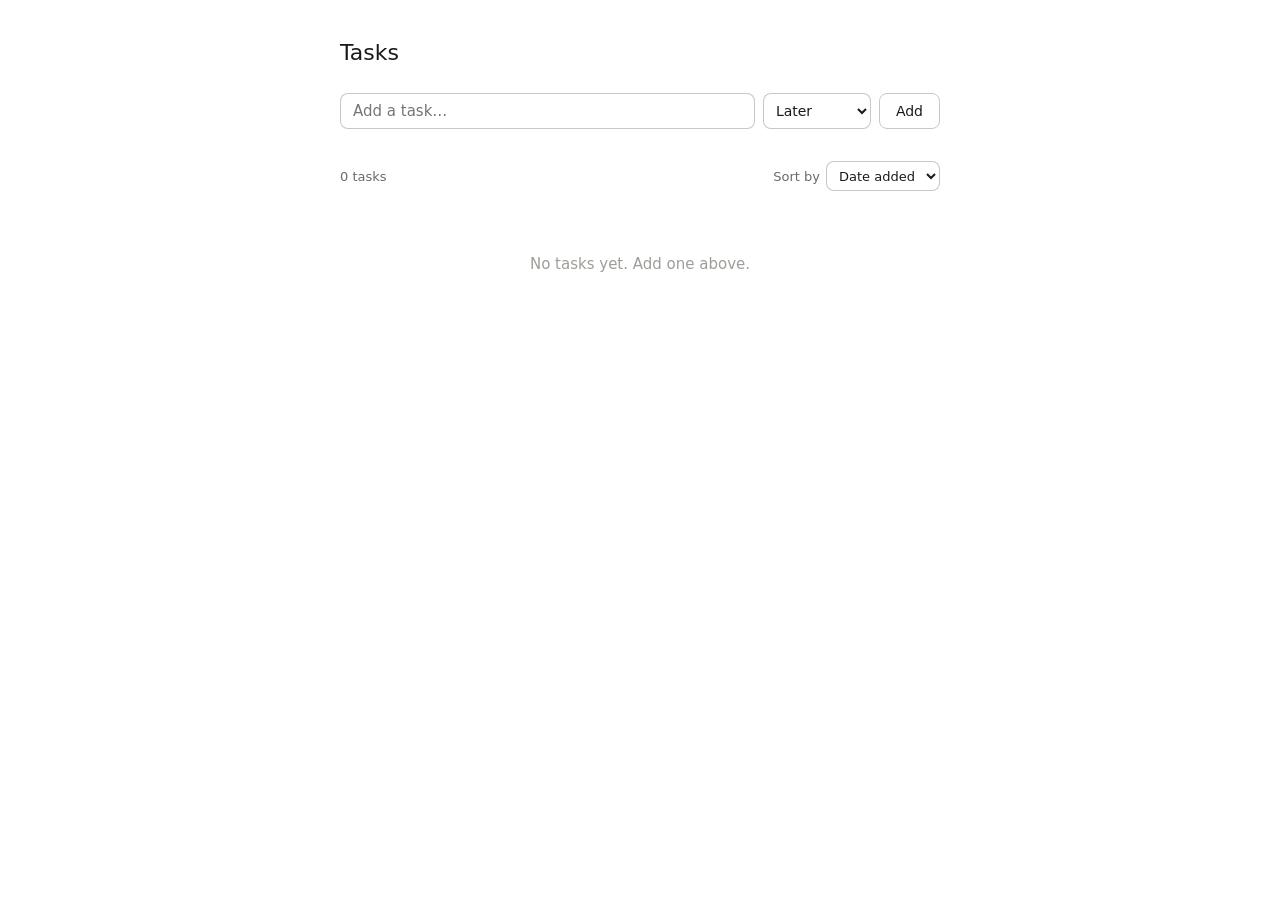
<file: claude-chat-using-frontend-a11y/index.html>
<!DOCTYPE html>
<html lang="en">
<head>
  <meta charset="UTF-8" />
  <meta name="viewport" content="width=device-width, initial-scale=1.0" />
  <title>Tasks</title>
  <style>
    *, *::before, *::after { box-sizing: border-box; margin: 0; padding: 0; }

    :root {
      --color-bg: #ffffff;
      --color-bg-secondary: #f5f4f0;
      --color-text-primary: #1a1a18;
      --color-text-secondary: #6b6a66;
      --color-text-tertiary: #9e9d99;
      --color-border-tertiary: rgba(0,0,0,0.12);
      --color-border-secondary: rgba(0,0,0,0.22);
      --color-border-primary: rgba(0,0,0,0.36);
      --radius-md: 8px;
      --radius-lg: 12px;
      --font-sans: system-ui, -apple-system, sans-serif;
    }

    @media (prefers-color-scheme: dark) {
      :root {
        --color-bg: #1c1c1a;
        --color-bg-secondary: #252523;
        --color-text-primary: #e8e6df;
        --color-text-secondary: #9e9d99;
        --color-text-tertiary: #6b6a66;
        --color-border-tertiary: rgba(255,255,255,0.10);
        --color-border-secondary: rgba(255,255,255,0.20);
        --color-border-primary: rgba(255,255,255,0.32);
      }
    }

    body {
      font-family: var(--font-sans);
      background: var(--color-bg);
      color: var(--color-text-primary);
      min-height: 100vh;
    }

    *:focus-visible {
      outline: 2px solid var(--color-border-primary);
      outline-offset: 2px;
    }

    .app {
      max-width: 640px;
      margin: 0 auto;
      padding: 2.5rem 1.25rem 4rem;
    }

    h1 {
      font-size: 22px;
      font-weight: 500;
      color: var(--color-text-primary);
      margin: 0 0 1.75rem;
    }

    .add-row {
      display: flex;
      gap: 8px;
      margin-bottom: 2rem;
    }

    .add-row input {
      flex: 1;
      height: 36px;
      padding: 0 12px;
      border: 0.5px solid var(--color-border-secondary);
      border-radius: var(--radius-md);
      background: var(--color-bg);
      color: var(--color-text-primary);
      font-size: 15px;
      font-family: var(--font-sans);
    }

    .add-row select,
    .controls select,
    .edit-select {
      height: 36px;
      padding: 0 8px;
      border: 0.5px solid var(--color-border-secondary);
      border-radius: var(--radius-md);
      background: var(--color-bg);
      color: var(--color-text-primary);
      font-size: 14px;
      font-family: var(--font-sans);
    }

    .add-row button {
      height: 36px;
      padding: 0 16px;
      border: 0.5px solid var(--color-border-secondary);
      border-radius: var(--radius-md);
      background: transparent;
      color: var(--color-text-primary);
      font-size: 14px;
      font-family: var(--font-sans);
      cursor: pointer;
      white-space: nowrap;
    }

    .add-row button:hover { background: var(--color-bg-secondary); }
    .add-row button:active { transform: scale(0.98); }

    .controls {
      display: flex;
      align-items: center;
      justify-content: space-between;
      margin-bottom: 1rem;
    }

    .controls label {
      font-size: 13px;
      color: var(--color-text-secondary);
      display: flex;
      align-items: center;
      gap: 6px;
    }

    .controls select { height: 30px; font-size: 13px; }

    .empty {
      text-align: center;
      padding: 3rem 1rem;
      color: var(--color-text-tertiary);
      font-size: 15px;
    }

    ol {
      list-style: none;
      display: flex;
      flex-direction: column;
      gap: 8px;
    }

    .todo-item {
      display: flex;
      align-items: center;
      gap: 10px;
      background: var(--color-bg);
      border: 0.5px solid var(--color-border-tertiary);
      border-radius: var(--radius-lg);
      padding: 12px 14px;
    }

    .todo-item:hover { border-color: var(--color-border-secondary); }

    .badge {
      flex-shrink: 0;
      font-size: 11px;
      font-weight: 500;
      padding: 3px 8px;
      border-radius: 99px;
      white-space: nowrap;
    }

    .badge-now  { background: #FAECE7; color: #993C1D; }
    .badge-week { background: #FAEEDA; color: #854F0B; }
    .badge-later{ background: #EAF3DE; color: #3B6D11; }

    @media (prefers-color-scheme: dark) {
      .badge-now  { background: #4A1B0C; color: #F0997B; }
      .badge-week { background: #412402; color: #EF9F27; }
      .badge-later{ background: #173404; color: #97C459; }
    }

    .todo-text {
      flex: 1;
      font-size: 15px;
      color: var(--color-text-primary);
      line-height: 1.4;
      word-break: break-word;
    }

    .edit-input {
      flex: 1;
      font-size: 15px;
      font-family: var(--font-sans);
      color: var(--color-text-primary);
      background: var(--color-bg-secondary);
      border: 0.5px solid var(--color-border-primary);
      border-radius: var(--radius-md);
      padding: 4px 8px;
      height: 32px;
    }

    .edit-select { height: 32px; font-size: 13px; }

    .icon-btn {
      flex-shrink: 0;
      width: 30px;
      height: 30px;
      border-radius: var(--radius-md);
      border: 0.5px solid var(--color-border-tertiary);
      background: transparent;
      cursor: pointer;
      display: flex;
      align-items: center;
      justify-content: center;
      color: var(--color-text-secondary);
    }

    .icon-btn:hover {
      background: var(--color-bg-secondary);
      border-color: var(--color-border-secondary);
      color: var(--color-text-primary);
    }

    .icon-btn:active { transform: scale(0.96); }

    .icon-btn.danger:hover { background: #FCEBEB; color: #A32D2D; border-color: #F09595; }

    @media (prefers-color-scheme: dark) {
      .icon-btn.danger:hover { background: #501313; color: #F09595; border-color: #A32D2D; }
    }

    .sr-only {
      position: absolute;
      width: 1px;
      height: 1px;
      overflow: hidden;
      clip: rect(0,0,0,0);
      white-space: nowrap;
    }
  </style>
</head>
<body>
  <main class="app">
    <h1>Tasks</h1>

    <div class="add-row">
      <label for="new-todo" class="sr-only">New task</label>
      <input type="text" id="new-todo" placeholder="Add a task…" autocomplete="off" />
      <select id="new-priority" aria-label="Priority">
        <option value="now">Now</option>
        <option value="week">This week</option>
        <option value="later" selected>Later</option>
      </select>
      <button type="button" id="add-btn">Add</button>
    </div>

    <div class="controls">
      <span id="task-count" style="font-size:13px;color:var(--color-text-secondary)">0 tasks</span>
      <label for="sort-select">Sort by
        <select id="sort-select">
          <option value="added">Date added</option>
          <option value="priority">Priority</option>
        </select>
      </label>
    </div>

    <div role="alert" id="live-region" class="sr-only"></div>

    <ol id="todo-list" aria-label="Task list"></ol>
    <p class="empty" id="empty-msg">No tasks yet. Add one above.</p>
  </main>

  <script>
    const PRIORITY_ORDER  = { now: 0, week: 1, later: 2 };
    const PRIORITY_LABELS = { now: 'Now', week: 'This week', later: 'Later' };
    const BADGE_CLASS     = { now: 'badge-now', week: 'badge-week', later: 'badge-later' };

    let todos    = [];
    let nextId   = 1;
    let editingId = null;

    const listEl      = document.getElementById('todo-list');
    const emptyMsg    = document.getElementById('empty-msg');
    const countEl     = document.getElementById('task-count');
    const liveRegion  = document.getElementById('live-region');
    const sortSelect  = document.getElementById('sort-select');
    const newInput    = document.getElementById('new-todo');
    const newPriority = document.getElementById('new-priority');

    function announce(msg) {
      liveRegion.textContent = '';
      setTimeout(() => { liveRegion.textContent = msg; }, 50);
    }

    function getSorted() {
      if (sortSelect.value === 'priority') {
        return [...todos].sort((a, b) => PRIORITY_ORDER[a.priority] - PRIORITY_ORDER[b.priority]);
      }
      return [...todos];
    }

    function render() {
      const sorted = getSorted();
      emptyMsg.hidden = todos.length > 0;
      countEl.textContent = todos.length === 1 ? '1 task' : `${todos.length} tasks`;
      listEl.innerHTML = '';

      sorted.forEach(todo => {
        const li = document.createElement('li');
        li.className = 'todo-item';
        li.dataset.id = todo.id;

        if (editingId === todo.id) {
          const inp = document.createElement('input');
          inp.type = 'text';
          inp.className = 'edit-input';
          inp.value = todo.text;
          inp.setAttribute('aria-label', 'Edit task text');

          const sel = document.createElement('select');
          sel.className = 'edit-select';
          sel.setAttribute('aria-label', 'Edit priority');
          ['now','week','later'].forEach(p => {
            const opt = document.createElement('option');
            opt.value = p;
            opt.textContent = PRIORITY_LABELS[p];
            if (p === todo.priority) opt.selected = true;
            sel.appendChild(opt);
          });

          const saveBtn = document.createElement('button');
          saveBtn.className = 'icon-btn';
          saveBtn.setAttribute('aria-label', 'Save task');
          saveBtn.innerHTML = `<svg width="14" height="14" viewBox="0 0 14 14" fill="none" stroke="currentColor" stroke-width="2" stroke-linecap="round" stroke-linejoin="round"><polyline points="2,7 5.5,10.5 12,3.5"/></svg>`;

          const cancelBtn = document.createElement('button');
          cancelBtn.className = 'icon-btn';
          cancelBtn.setAttribute('aria-label', 'Cancel editing');
          cancelBtn.innerHTML = `<svg width="14" height="14" viewBox="0 0 14 14" fill="none" stroke="currentColor" stroke-width="2" stroke-linecap="round"><line x1="2" y1="2" x2="12" y2="12"/><line x1="12" y1="2" x2="2" y2="12"/></svg>`;

          const save = () => {
            const val = inp.value.trim();
            if (!val) { inp.focus(); return; }
            const t = todos.find(x => x.id === todo.id);
            if (t) { t.text = val; t.priority = sel.value; }
            editingId = null;
            render();
            announce('Task updated.');
          };

          saveBtn.addEventListener('click', save);
          cancelBtn.addEventListener('click', () => { editingId = null; render(); });
          inp.addEventListener('keydown', e => {
            if (e.key === 'Enter') save();
            if (e.key === 'Escape') { editingId = null; render(); }
          });

          li.appendChild(inp);
          li.appendChild(sel);
          li.appendChild(saveBtn);
          li.appendChild(cancelBtn);
          setTimeout(() => inp.focus(), 0);
        } else {
          const badge = document.createElement('span');
          badge.className = `badge ${BADGE_CLASS[todo.priority]}`;
          badge.textContent = PRIORITY_LABELS[todo.priority];

          const span = document.createElement('span');
          span.className = 'todo-text';
          span.textContent = todo.text;

          const editBtn = document.createElement('button');
          editBtn.className = 'icon-btn';
          editBtn.setAttribute('aria-label', `Edit task: ${todo.text}`);
          editBtn.innerHTML = `<svg width="14" height="14" viewBox="0 0 14 14" fill="none" stroke="currentColor" stroke-width="2" stroke-linecap="round" stroke-linejoin="round"><path d="M9.5 2.5 L11.5 4.5 L5 11 L2 12 L3 9 Z"/></svg>`;
          editBtn.addEventListener('click', () => { editingId = todo.id; render(); });

          const delBtn = document.createElement('button');
          delBtn.className = 'icon-btn danger';
          delBtn.setAttribute('aria-label', `Delete task: ${todo.text}`);
          delBtn.innerHTML = `<svg width="14" height="14" viewBox="0 0 14 14" fill="none" stroke="currentColor" stroke-width="2" stroke-linecap="round"><polyline points="2,3.5 12,3.5"/><path d="M5.5,3.5 L5.5,2 L8.5,2 L8.5,3.5"/><path d="M3.5,3.5 L4,12 L10,12 L10.5,3.5"/></svg>`;
          delBtn.addEventListener('click', () => {
            const txt = todo.text;
            todos = todos.filter(x => x.id !== todo.id);
            if (editingId === todo.id) editingId = null;
            render();
            announce(`Deleted task: ${txt}`);
          });

          li.appendChild(badge);
          li.appendChild(span);
          li.appendChild(editBtn);
          li.appendChild(delBtn);
        }

        listEl.appendChild(li);
      });
    }

    document.getElementById('add-btn').addEventListener('click', () => {
      const text = newInput.value.trim();
      if (!text) { newInput.focus(); return; }
      todos.push({ id: nextId++, text, priority: newPriority.value });
      newInput.value = '';
      newInput.focus();
      render();
      announce(`Added task: ${text}`);
    });

    newInput.addEventListener('keydown', e => {
      if (e.key === 'Enter') document.getElementById('add-btn').click();
    });

    sortSelect.addEventListener('change', render);

    render();
  </script>
</body>
</html>
</file>
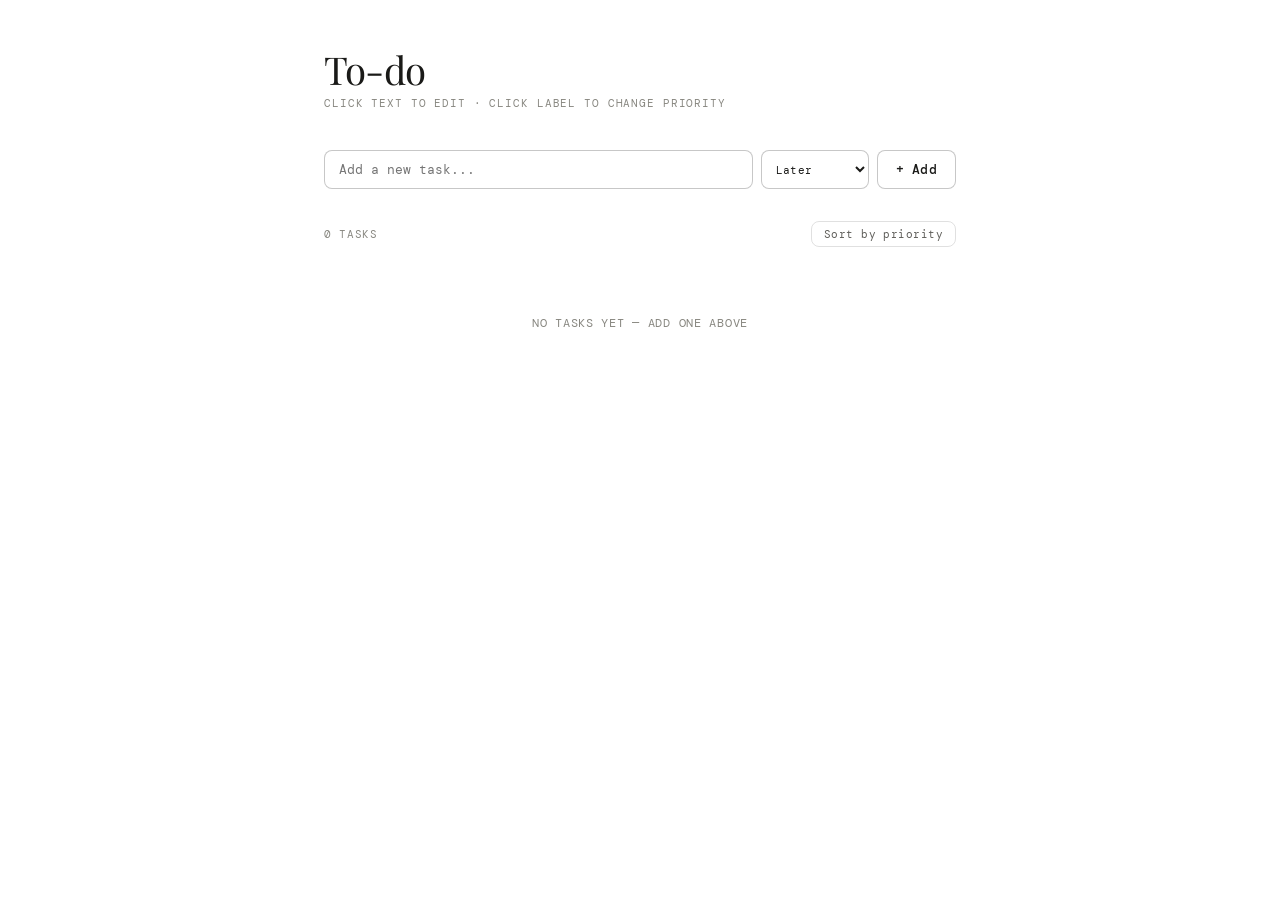
<file: claude-chat/index.html>
<!DOCTYPE html>
<html lang="en">
<head>
  <meta charset="UTF-8" />
  <meta name="viewport" content="width=device-width, initial-scale=1.0" />
  <title>To-do</title>
  <link rel="preconnect" href="https://fonts.googleapis.com" />
  <link rel="preconnect" href="https://fonts.gstatic.com" crossorigin />
  <link href="https://fonts.googleapis.com/css2?family=Playfair+Display:wght@400;500&family=DM+Mono:wght@400;500&display=swap" rel="stylesheet" />
  <style>
    *, *::before, *::after { box-sizing: border-box; margin: 0; padding: 0; }

    :root {
      --color-bg: #ffffff;
      --color-bg-secondary: #f5f4f1;
      --color-text-primary: #1a1a18;
      --color-text-secondary: #5f5e5a;
      --color-text-tertiary: #888780;
      --color-border-tertiary: rgba(0,0,0,0.12);
      --color-border-secondary: rgba(0,0,0,0.22);
      --color-border-primary: rgba(0,0,0,0.35);
      --radius-md: 8px;
      --radius-lg: 12px;
    }

    @media (prefers-color-scheme: dark) {
      :root {
        --color-bg: #1c1c1a;
        --color-bg-secondary: #252523;
        --color-text-primary: #f0ede6;
        --color-text-secondary: #b4b2a9;
        --color-text-tertiary: #888780;
        --color-border-tertiary: rgba(255,255,255,0.1);
        --color-border-secondary: rgba(255,255,255,0.18);
        --color-border-primary: rgba(255,255,255,0.28);
      }
    }

    body {
      font-family: 'DM Mono', monospace;
      background: var(--color-bg);
      color: var(--color-text-primary);
      min-height: 100vh;
    }

    .app {
      max-width: 680px;
      margin: 0 auto;
      padding: 3rem 1.5rem 5rem;
    }

    .header { margin-bottom: 2.5rem; }

    .header h1 {
      font-family: 'Playfair Display', serif;
      font-size: 2.4rem;
      font-weight: 400;
      color: var(--color-text-primary);
      letter-spacing: -0.02em;
      line-height: 1.1;
    }

    .header p {
      font-size: 11px;
      color: var(--color-text-tertiary);
      margin-top: 6px;
      letter-spacing: 0.08em;
      text-transform: uppercase;
    }

    .add-row {
      display: flex;
      gap: 8px;
      margin-bottom: 2rem;
      align-items: stretch;
    }

    .add-row input[type="text"] {
      flex: 1;
      font-family: 'DM Mono', monospace;
      font-size: 13px;
      padding: 10px 14px;
      border: 0.5px solid var(--color-border-secondary);
      border-radius: var(--radius-md);
      background: var(--color-bg);
      color: var(--color-text-primary);
      outline: none;
      transition: border-color 0.15s, box-shadow 0.15s;
    }

    .add-row input[type="text"]:focus {
      border-color: var(--color-border-primary);
      box-shadow: 0 0 0 3px rgba(128,128,128,0.1);
    }

    .add-row select {
      font-family: 'DM Mono', monospace;
      font-size: 11px;
      padding: 10px 10px;
      border: 0.5px solid var(--color-border-secondary);
      border-radius: var(--radius-md);
      background: var(--color-bg);
      color: var(--color-text-primary);
      cursor: pointer;
      letter-spacing: 0.03em;
    }

    .btn-add {
      font-family: 'DM Mono', monospace;
      font-size: 13px;
      font-weight: 500;
      padding: 10px 18px;
      border: 0.5px solid var(--color-border-secondary);
      border-radius: var(--radius-md);
      background: var(--color-bg);
      color: var(--color-text-primary);
      cursor: pointer;
      white-space: nowrap;
      transition: background 0.12s;
      letter-spacing: 0.02em;
    }

    .btn-add:hover { background: var(--color-bg-secondary); }
    .btn-add:active { transform: scale(0.98); }

    .controls {
      display: flex;
      align-items: center;
      justify-content: space-between;
      margin-bottom: 1.25rem;
    }

    .count {
      font-size: 11px;
      color: var(--color-text-tertiary);
      letter-spacing: 0.06em;
      text-transform: uppercase;
    }

    .sort-btn {
      font-family: 'DM Mono', monospace;
      font-size: 11px;
      padding: 5px 12px;
      border: 0.5px solid var(--color-border-tertiary);
      border-radius: var(--radius-md);
      background: transparent;
      color: var(--color-text-secondary);
      cursor: pointer;
      letter-spacing: 0.04em;
      transition: all 0.12s;
    }

    .sort-btn.active {
      border-color: var(--color-border-primary);
      color: var(--color-text-primary);
      background: var(--color-bg-secondary);
    }

    .sort-btn:hover { background: var(--color-bg-secondary); }

    .todo-list {
      display: flex;
      flex-direction: column;
      gap: 2px;
    }

    .todo-item {
      display: flex;
      align-items: center;
      gap: 10px;
      padding: 11px 14px;
      border: 0.5px solid var(--color-border-tertiary);
      border-radius: var(--radius-md);
      background: var(--color-bg);
      transition: border-color 0.12s;
      animation: slideIn 0.18s ease;
    }

    @keyframes slideIn {
      from { opacity: 0; transform: translateY(-6px); }
      to { opacity: 1; transform: translateY(0); }
    }

    .todo-item:hover { border-color: var(--color-border-secondary); }

    .todo-item.done { opacity: 0.45; }
    .todo-item.done .todo-text {
      text-decoration: line-through;
      color: var(--color-text-tertiary);
    }

    .check-btn {
      width: 18px;
      height: 18px;
      min-width: 18px;
      border-radius: 50%;
      border: 0.5px solid var(--color-border-secondary);
      background: transparent;
      cursor: pointer;
      display: flex;
      align-items: center;
      justify-content: center;
      transition: all 0.12s;
      padding: 0;
    }

    .check-btn:hover {
      border-color: var(--color-border-primary);
      background: var(--color-bg-secondary);
    }

    .check-btn.checked {
      background: var(--color-text-secondary);
      border-color: var(--color-text-secondary);
    }

    .check-btn.checked::after {
      content: '';
      width: 6px;
      height: 4px;
      border-left: 1.5px solid var(--color-bg);
      border-bottom: 1.5px solid var(--color-bg);
      transform: rotate(-45deg) translate(0px, -1px);
      display: block;
    }

    .priority-dot {
      width: 7px;
      height: 7px;
      min-width: 7px;
      border-radius: 50%;
    }

    .priority-dot.now  { background: #D85A30; }
    .priority-dot.week { background: #BA7517; }
    .priority-dot.later{ background: #888780; }

    .todo-text {
      flex: 1;
      font-size: 13px;
      color: var(--color-text-primary);
      line-height: 1.4;
      cursor: text;
      min-width: 0;
      word-break: break-word;
    }

    .todo-edit-input {
      flex: 1;
      font-family: 'DM Mono', monospace;
      font-size: 13px;
      color: var(--color-text-primary);
      background: transparent;
      border: none;
      border-bottom: 1px solid var(--color-border-primary);
      outline: none;
      padding: 0 0 1px;
      min-width: 0;
    }

    .priority-label {
      font-size: 10px;
      letter-spacing: 0.07em;
      text-transform: uppercase;
      font-weight: 500;
      padding: 3px 8px;
      border-radius: 20px;
      white-space: nowrap;
      cursor: pointer;
      user-select: none;
      transition: opacity 0.1s;
    }

    .priority-label:hover { opacity: 0.75; }

    .priority-label.now  { background: #FAECE7; color: #993C1D; }
    .priority-label.week { background: #FAEEDA; color: #854F0B; }
    .priority-label.later{ background: #F1EFE8; color: #5F5E5A; }

    @media (prefers-color-scheme: dark) {
      .priority-label.now  { background: #4A1B0C; color: #F0997B; }
      .priority-label.week { background: #412402; color: #EF9F27; }
      .priority-label.later{ background: #2C2C2A; color: #B4B2A9; }
    }

    .del-btn {
      background: transparent;
      border: none;
      cursor: pointer;
      color: var(--color-text-tertiary);
      font-size: 18px;
      line-height: 1;
      padding: 2px 4px;
      border-radius: 4px;
      opacity: 0;
      transition: opacity 0.12s, color 0.12s;
    }

    .todo-item:hover .del-btn { opacity: 1; }
    .del-btn:hover { color: #c0392b; }

    .empty {
      text-align: center;
      padding: 3rem 0;
      color: var(--color-text-tertiary);
      font-size: 12px;
      letter-spacing: 0.06em;
      text-transform: uppercase;
    }

    .section-label {
      font-size: 10px;
      letter-spacing: 0.1em;
      text-transform: uppercase;
      color: var(--color-text-tertiary);
      padding: 1.2rem 0 0.5rem;
      font-weight: 500;
    }

    .section-label:first-child { padding-top: 0; }
  </style>
</head>
<body>
  <div class="app">
    <div class="header">
      <h1>To-do</h1>
      <p>Click text to edit &middot; Click label to change priority</p>
    </div>

    <div class="add-row">
      <input type="text" id="newTodoInput" placeholder="Add a new task..." />
      <select id="newPriority">
        <option value="now">Now</option>
        <option value="week">This week</option>
        <option value="later" selected>Later</option>
      </select>
      <button class="btn-add" id="addBtn">+ Add</button>
    </div>

    <div class="controls">
      <span class="count" id="countLabel">0 tasks</span>
      <button class="sort-btn" id="sortBtn">Sort by priority</button>
    </div>

    <div class="todo-list" id="todoList"></div>
  </div>

  <script>
    let todos = [];
    let nextId = 1;
    let sortByPriority = false;
    let editingId = null;

    const priorityOrder = { now: 0, week: 1, later: 2 };
    const priorityLabels = { now: 'Now', week: 'This week', later: 'Later' };

    function render() {
      const list = document.getElementById('todoList');
      const countLabel = document.getElementById('countLabel');
      const sortBtn = document.getElementById('sortBtn');

      sortBtn.classList.toggle('active', sortByPriority);

      const total = todos.length;
      const doneCount = todos.filter(t => t.done).length;
      countLabel.textContent = total === 0
        ? '0 tasks'
        : `${total} task${total !== 1 ? 's' : ''}${doneCount > 0 ? ` · ${doneCount} done` : ''}`;

      list.innerHTML = '';

      if (todos.length === 0) {
        list.innerHTML = '<div class="empty">No tasks yet — add one above</div>';
        return;
      }

      if (sortByPriority) {
        const groups = { now: [], week: [], later: [] };
        todos.forEach(t => groups[t.priority].push(t));
        ['now', 'week', 'later'].forEach(p => {
          if (groups[p].length === 0) return;
          const lbl = document.createElement('div');
          lbl.className = 'section-label';
          lbl.textContent = priorityLabels[p];
          list.appendChild(lbl);
          groups[p].forEach(t => list.appendChild(buildItem(t)));
        });
      } else {
        todos.forEach(t => list.appendChild(buildItem(t)));
      }
    }

    function buildItem(todo) {
      const item = document.createElement('div');
      item.className = 'todo-item' + (todo.done ? ' done' : '');
      item.dataset.id = todo.id;

      const check = document.createElement('button');
      check.className = 'check-btn' + (todo.done ? ' checked' : '');
      check.title = todo.done ? 'Mark undone' : 'Mark done';
      check.addEventListener('click', () => toggleDone(todo.id));

      const dot = document.createElement('div');
      dot.className = `priority-dot ${todo.priority}`;

      let textEl;
      if (editingId === todo.id) {
        textEl = document.createElement('input');
        textEl.type = 'text';
        textEl.className = 'todo-edit-input';
        textEl.value = todo.text;
        textEl.addEventListener('blur', () => finishEdit(todo.id, textEl.value));
        textEl.addEventListener('keydown', e => {
          if (e.key === 'Enter') textEl.blur();
          if (e.key === 'Escape') { editingId = null; render(); }
        });
        setTimeout(() => textEl.focus(), 0);
      } else {
        textEl = document.createElement('span');
        textEl.className = 'todo-text';
        textEl.textContent = todo.text;
        textEl.title = 'Click to edit';
        textEl.addEventListener('click', () => startEdit(todo.id));
      }

      const priorityEl = document.createElement('span');
      priorityEl.className = `priority-label ${todo.priority}`;
      priorityEl.textContent = priorityLabels[todo.priority];
      priorityEl.title = 'Click to change priority';
      priorityEl.addEventListener('click', () => cyclePriority(todo.id));

      const del = document.createElement('button');
      del.className = 'del-btn';
      del.innerHTML = '&times;';
      del.title = 'Delete';
      del.addEventListener('click', () => deleteTodo(todo.id));

      item.appendChild(check);
      item.appendChild(dot);
      item.appendChild(textEl);
      item.appendChild(priorityEl);
      item.appendChild(del);

      return item;
    }

    function addTodo() {
      const input = document.getElementById('newTodoInput');
      const priority = document.getElementById('newPriority').value;
      const text = input.value.trim();
      if (!text) { input.focus(); return; }
      todos.push({ id: nextId++, text, priority, done: false });
      input.value = '';
      input.focus();
      render();
    }

    function toggleDone(id) {
      const t = todos.find(t => t.id === id);
      if (t) t.done = !t.done;
      render();
    }

    function startEdit(id) {
      editingId = id;
      render();
    }

    function finishEdit(id, value) {
      const t = todos.find(t => t.id === id);
      if (t) t.text = value.trim() || t.text;
      editingId = null;
      render();
    }

    function cyclePriority(id) {
      const t = todos.find(t => t.id === id);
      if (!t) return;
      const order = ['now', 'week', 'later'];
      t.priority = order[(order.indexOf(t.priority) + 1) % 3];
      render();
    }

    function deleteTodo(id) {
      todos = todos.filter(t => t.id !== id);
      if (editingId === id) editingId = null;
      render();
    }

    document.getElementById('addBtn').addEventListener('click', addTodo);
    document.getElementById('newTodoInput').addEventListener('keydown', e => {
      if (e.key === 'Enter') addTodo();
    });
    document.getElementById('sortBtn').addEventListener('click', () => {
      sortByPriority = !sortByPriority;
      render();
    });

    render();
  </script>
</body>
</html>
</file>
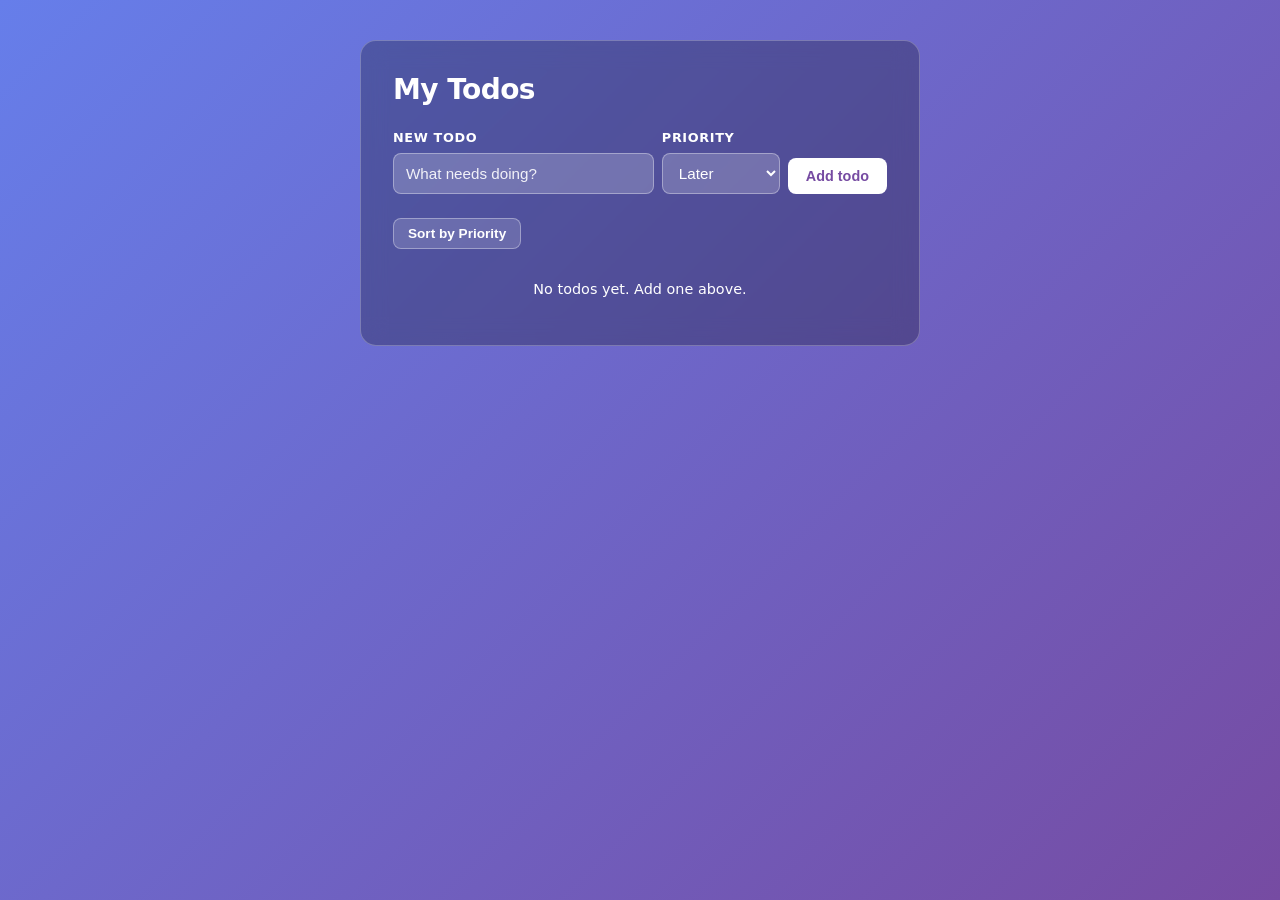
<file: claude-code-with-a11y-agents/index.html>
<!DOCTYPE html>
<html lang="en">
<head>
  <meta charset="UTF-8">
  <meta name="viewport" content="width=device-width, initial-scale=1.0">
  <title>My Todos</title>
  <style>
    *, *::before, *::after { box-sizing: border-box; margin: 0; padding: 0; }

    /* Skip link */
    .skip-link {
      position: absolute;
      top: -100%;
      left: 0;
      background: #ffffff;
      color: #764ba2;
      font-weight: 700;
      padding: 8px 16px;
      border-radius: 0 0 8px 0;
      text-decoration: none;
      z-index: 100;
    }
    .skip-link:focus { top: 0; }

    body {
      min-height: 100vh;
      background: linear-gradient(135deg, #667eea 0%, #764ba2 100%);
      display: flex;
      align-items: flex-start;
      justify-content: center;
      padding: 40px 16px;
      font-family: system-ui, -apple-system, sans-serif;
    }

    main {
      /* Dark glass: rgba(0,0,0,0.25) over gradient → effective bg ~#534c95, L≈0.094
         White text on card = 7.3:1 (AA pass). Light glass was too mid-toned (4.2:1 fail). */
      background: rgba(0, 0, 0, 0.25);
      backdrop-filter: blur(12px);
      -webkit-backdrop-filter: blur(12px);
      border: 1px solid rgba(255, 255, 255, 0.25);
      border-radius: 16px;
      padding: 32px;
      width: 100%;
      max-width: 560px;
    }

    h1 {
      color: #ffffff;
      font-size: 1.75rem;
      font-weight: 700;
      margin-bottom: 24px;
      letter-spacing: -0.02em;
    }

    /* Add form */
    #add-form {
      display: grid;
      grid-template-columns: 1fr auto auto;
      grid-template-rows: auto auto auto;
      gap: 8px;
      margin-bottom: 16px;
    }

    #add-form label {
      color: #ffffff;
      font-size: 0.8rem;
      font-weight: 600;
      text-transform: uppercase;
      letter-spacing: 0.05em;
      align-self: end;
    }

    #add-form label[for="new-todo-input"]    { grid-column: 1; grid-row: 1; }
    #add-form label[for="new-todo-priority"] { grid-column: 2; grid-row: 1; }
    #add-form #new-todo-input                { grid-column: 1; grid-row: 2; }
    #add-form #new-todo-priority             { grid-column: 2; grid-row: 2; }
    #add-form button[type="submit"]          { grid-column: 3; grid-row: 2; align-self: end; }
    #add-form .add-error                     { grid-column: 1 / -1; grid-row: 3; }

    .add-error {
      color: #ffffff;
      font-size: 0.8rem;
    }

    input[type="text"], select {
      background: rgba(255, 255, 255, 0.2);
      border: 1px solid rgba(255, 255, 255, 0.35);
      border-radius: 8px;
      color: #ffffff;
      font-size: 0.95rem;
      padding: 10px 12px;
      width: 100%;
    }

    /* rgba(255,255,255,0.55) was ~1.84:1 on glass input bg — fail. White = 4.5:1+ — pass. */
    input[type="text"]::placeholder { color: rgba(255, 255, 255, 0.9); }

    input[type="text"]:focus, select:focus {
      outline: 3px solid #ffffff;
      outline-offset: 2px;
      border-color: transparent;
    }

    input[aria-invalid="true"] {
      border-color: #c0392b;
      outline: 3px solid #c0392b;
    }

    select option { background: #764ba2; color: #ffffff; }

    .btn {
      background: #ffffff;
      color: #764ba2;
      border: none;
      border-radius: 8px;
      font-size: 0.9rem;
      font-weight: 700;
      padding: 10px 18px;
      cursor: pointer;
      white-space: nowrap;
    }

    .btn:hover { background: rgba(255, 255, 255, 0.9); }

    .btn:focus {
      /* #764ba2 outline on white button = 5.7:1 (AA pass). White on white was 1:1 fail. */
      outline: 3px solid #764ba2;
      outline-offset: 2px;
    }

    /* Sort button */
    #sort-btn {
      background: rgba(255, 255, 255, 0.15);
      border: 1px solid rgba(255, 255, 255, 0.35);
      border-radius: 8px;
      color: #ffffff;
      cursor: pointer;
      font-size: 0.85rem;
      font-weight: 600;
      margin-bottom: 16px;
      padding: 7px 14px;
    }

    #sort-btn:hover { background: rgba(255, 255, 255, 0.25); }

    #sort-btn:focus {
      outline: 3px solid #ffffff;
      outline-offset: 2px;
    }

    #sort-btn[aria-pressed="true"] {
      background: rgba(255, 255, 255, 0.9);
      color: #764ba2;
    }

    /* Todo list */
    #todo-list {
      list-style: none;
      display: flex;
      flex-direction: column;
      gap: 8px;
    }

    #todo-list li {
      /* Dark glass items: rgba(0,0,0,0.2) over card → effective bg ~#423d77, L≈0.063
         White text on item = 9.3:1 (AA pass). Light rgba(255,255,255,0.12) was 3.35:1 fail. */
      background: rgba(0, 0, 0, 0.2);
      border: 1px solid rgba(255, 255, 255, 0.15);
      border-radius: 10px;
      display: flex;
      align-items: center;
      gap: 8px;
      padding: 10px 12px;
      flex-wrap: wrap;
    }

    .todo-text {
      color: #ffffff;
      flex: 1;
      font-size: 0.95rem;
      min-width: 0;
      word-break: break-word;
    }

    /* Priority badges */
    .priority-btn {
      border: none;
      border-radius: 6px;
      cursor: pointer;
      font-size: 0.72rem;
      font-weight: 700;
      letter-spacing: 0.04em;
      padding: 3px 9px;
      white-space: nowrap;
    }

    .priority-btn:focus {
      outline: 3px solid #ffffff;
      outline-offset: 2px;
    }

    .priority-btn[data-priority="now"]       { background: #c0392b; color: #ffffff; }
    .priority-btn[data-priority="this-week"] { background: #ffd93d; color: #1a1a00; }
    /* #1a7a3a on white: ~5.4:1 — passes WCAG AA. #27ae60 was only ~2.9:1 */
    .priority-btn[data-priority="later"]     { background: #1a7a3a; color: #ffffff; }

    /* Inline priority select (replaces badge during change) */
    .priority-select {
      background: rgba(255, 255, 255, 0.9);
      border: 2px solid #ffffff;
      border-radius: 6px;
      color: #333;
      font-size: 0.8rem;
      font-weight: 600;
      padding: 3px 6px;
    }

    .priority-select:focus {
      outline: 3px solid #ffffff;
      outline-offset: 2px;
    }

    /* Icon buttons (edit, delete) */
    .icon-btn {
      background: transparent;
      border: 1px solid rgba(255, 255, 255, 0.3);
      border-radius: 6px;
      color: #ffffff;
      cursor: pointer;
      font-size: 0.9rem;
      line-height: 1;
      padding: 4px 7px;
    }

    .icon-btn:hover { background: rgba(255, 255, 255, 0.15); color: #ffffff; }

    .icon-btn:focus {
      outline: 3px solid #ffffff;
      outline-offset: 2px;
    }

    .icon-btn.delete-btn:hover { background: rgba(192, 57, 43, 0.4); border-color: #c0392b; color: #ffffff; }

    /* Inline edit row */
    .edit-input {
      background: rgba(255, 255, 255, 0.9);
      border: 2px solid #ffffff;
      border-radius: 6px;
      color: #333;
      flex: 1;
      font-size: 0.95rem;
      min-width: 120px;
      padding: 6px 10px;
    }

    .edit-input:focus {
      /* #764ba2 on near-white input = 5.4:1 (AA pass). Yellow #ffd93d on near-white was 1.24:1 fail. */
      outline: 3px solid #764ba2;
      outline-offset: 2px;
    }

    .edit-input[aria-invalid="true"] {
      border-color: #c0392b;
      outline: 3px solid #c0392b;
    }

    .edit-error {
      color: #ffffff;
      font-size: 0.8rem;
      width: 100%;
      margin-top: 2px;
    }

    .save-btn {
      background: #1a7a3a;
      border: 1px solid #1a7a3a;
      border-radius: 6px;
      color: #ffffff;
      cursor: pointer;
      font-size: 0.8rem;
      font-weight: 700;
      padding: 5px 10px;
    }

    .save-btn:hover { background: #145e2c; }

    .save-btn:focus {
      outline: 3px solid #ffffff;
      outline-offset: 2px;
    }

    .cancel-btn {
      background: rgba(255, 255, 255, 0.15);
      border: 1px solid rgba(255, 255, 255, 0.35);
      border-radius: 6px;
      color: #ffffff;
      cursor: pointer;
      font-size: 0.8rem;
      font-weight: 700;
      padding: 5px 10px;
    }

    .cancel-btn:hover { background: rgba(255, 255, 255, 0.25); }

    .cancel-btn:focus {
      outline: 3px solid #ffffff;
      outline-offset: 2px;
    }

    /* Screen-reader only utility */
    .sr-only {
      clip: rect(0, 0, 0, 0);
      clip-path: inset(50%);
      border: 0;
      height: 1px;
      margin: -1px;
      overflow: hidden;
      padding: 0;
      position: absolute;
      white-space: nowrap;
      width: 1px;
    }

    /* Empty state */
    .empty-state {
      color: #ffffff;
      font-size: 0.9rem;
      padding: 16px 0;
      text-align: center;
    }
  </style>
</head>
<body>
  <a href="#main-content" class="skip-link">Skip to main content</a>

  <main id="main-content" tabindex="-1">
    <h1>My Todos</h1>

    <form id="add-form" aria-label="Add new todo" novalidate>
      <label for="new-todo-input">New todo</label>
      <label for="new-todo-priority">Priority</label>
      <input id="new-todo-input" type="text" placeholder="What needs doing?"
             autocomplete="off" required
             aria-describedby="new-todo-error" aria-invalid="false">
      <select id="new-todo-priority">
        <option value="now">Now</option>
        <option value="this-week">This Week</option>
        <option value="later" selected>Later</option>
      </select>
      <button type="submit" class="btn">Add todo</button>
      <span id="new-todo-error" role="alert" class="add-error sr-only"></span>
    </form>

    <button id="sort-btn" aria-pressed="false">Sort by Priority</button>

    <div id="live-region" role="status" class="sr-only"></div>

    <p id="empty-state" class="empty-state">No todos yet. Add one above.</p>
    <ul id="todo-list"></ul>
  </main>

  <script>
    // ─── State ───────────────────────────────────────────────────────────────
    let todos = [];
    let sortEnabled = false;
    let editingId = null;
    let nextId = 1;

    // ─── Helpers ─────────────────────────────────────────────────────────────
    const PRIORITY_ORDER = { now: 0, 'this-week': 1, later: 2 };
    const PRIORITY_LABELS = { now: 'NOW', 'this-week': 'THIS WEEK', later: 'LATER' };
    const PRIORITY_HUMAN  = { now: 'Now', 'this-week': 'This Week', later: 'Later' };

    function announce(msg) {
      const region = document.getElementById('live-region');
      region.textContent = '';
      // Force re-announcement even for identical messages
      requestAnimationFrame(() => { region.textContent = msg; });
    }

    function getSortedTodos() {
      if (!sortEnabled) return [...todos];
      // Sort order: now (0) → this-week (1) → later (2)
      return [...todos].sort((a, b) => PRIORITY_ORDER[a.priority] - PRIORITY_ORDER[b.priority]);
    }

    // ─── Render ──────────────────────────────────────────────────────────────
    function render() {
      const list = document.getElementById('todo-list');
      const emptyState = document.getElementById('empty-state');
      list.innerHTML = '';

      const displayed = getSortedTodos();

      if (displayed.length === 0) {
        emptyState.removeAttribute('hidden');
        return;
      }

      emptyState.setAttribute('hidden', '');
      displayed.forEach(todo => {
        const li = buildTodoItem(todo);
        list.appendChild(li);
      });
    }

    function buildTodoItem(todo) {
      const li = document.createElement('li');
      li.dataset.id = todo.id;

      if (editingId === todo.id) {
        buildEditRow(li, todo);
      } else {
        buildViewRow(li, todo);
      }

      return li;
    }

    function buildViewRow(li, todo) {
      // Text
      const span = document.createElement('span');
      span.className = 'todo-text';
      span.textContent = todo.text;

      // Priority badge button
      const priorityBtn = document.createElement('button');
      priorityBtn.className = 'priority-btn';
      priorityBtn.dataset.priority = todo.priority;
      priorityBtn.setAttribute('aria-label', `Change priority for ${todo.text}, currently ${PRIORITY_HUMAN[todo.priority]}`);
      priorityBtn.innerHTML = `<span aria-hidden="true">${PRIORITY_LABELS[todo.priority]}</span>`;
      priorityBtn.addEventListener('click', () => startPriorityChange(todo.id));

      // Edit button
      const editBtn = document.createElement('button');
      editBtn.className = 'icon-btn edit-btn';
      editBtn.setAttribute('aria-label', `Edit ${todo.text}`);
      editBtn.innerHTML = '<span aria-hidden="true">✏</span>';
      editBtn.addEventListener('click', () => startEdit(todo.id));

      // Delete button
      const deleteBtn = document.createElement('button');
      deleteBtn.className = 'icon-btn delete-btn';
      deleteBtn.setAttribute('aria-label', `Delete ${todo.text}`);
      deleteBtn.innerHTML = '<span aria-hidden="true">✕</span>';
      deleteBtn.addEventListener('click', () => deleteTodo(todo.id));

      li.append(span, priorityBtn, editBtn, deleteBtn);
    }

    function buildEditRow(li, todo) {
      const errorId = `edit-error-${todo.id}`;

      // Edit input
      const input = document.createElement('input');
      input.type = 'text';
      input.className = 'edit-input';
      input.value = todo.text;
      input.setAttribute('aria-label', 'Edit todo text');
      input.setAttribute('aria-describedby', errorId);
      input.setAttribute('aria-invalid', 'false');
      input.setAttribute('autocomplete', 'off');

      // Error message (hidden until needed; role="alert" announces on content change)
      const error = document.createElement('span');
      error.id = errorId;
      error.className = 'edit-error sr-only';
      error.setAttribute('role', 'alert');
      error.textContent = '';

      // Save button
      const saveBtn = document.createElement('button');
      saveBtn.className = 'save-btn';
      saveBtn.textContent = 'Save';
      saveBtn.setAttribute('aria-label', `Save edit for ${todo.text}`);

      // Cancel button
      const cancelBtn = document.createElement('button');
      cancelBtn.className = 'cancel-btn';
      cancelBtn.textContent = 'Cancel';
      cancelBtn.setAttribute('aria-label', `Cancel edit for ${todo.text}`);

      function showEditError(msg) {
        input.setAttribute('aria-invalid', 'true');
        error.textContent = msg;
        error.classList.remove('sr-only');
        input.focus();
      }

      function clearEditError() {
        if (input.getAttribute('aria-invalid') === 'true') {
          input.setAttribute('aria-invalid', 'false');
          error.textContent = '';
          error.classList.add('sr-only');
        }
      }

      function attemptSave() {
        const trimmed = input.value.trim();
        if (!trimmed) {
          showEditError('Todo text cannot be empty.');
          return;
        }
        const todo_ref = todos.find(t => t.id === todo.id);
        if (todo_ref) todo_ref.text = trimmed;
        editingId = null;
        render();
        announce(`Updated: ${trimmed}`);
        // Return focus to edit button (same as cancel)
        const editBtn = document.querySelector(`[data-id="${todo.id}"] .edit-btn`);
        if (editBtn) editBtn.focus();
      }

      function cancelEdit() {
        editingId = null;
        render();
        const editBtn = document.querySelector(`[data-id="${todo.id}"] .edit-btn`);
        if (editBtn) editBtn.focus();
      }

      input.addEventListener('input', clearEditError);

      input.addEventListener('keydown', (e) => {
        if (e.key === 'Enter') { e.preventDefault(); attemptSave(); }
        if (e.key === 'Escape') { cancelEdit(); }
      });

      saveBtn.addEventListener('click', attemptSave);
      cancelBtn.addEventListener('click', cancelEdit);

      li.append(input, saveBtn, cancelBtn, error);
    }

    // ─── Actions ─────────────────────────────────────────────────────────────
    function addTodo(text, priority) {
      todos.push({ id: nextId++, text, priority });
      render();
      announce(`Added: ${text}`);
    }

    function deleteTodo(id) {
      const list = document.getElementById('todo-list');
      const items = Array.from(list.querySelectorAll('li[data-id]'));
      const idx = items.findIndex(li => Number(li.dataset.id) === id);

      const todo = todos.find(t => t.id === id);
      const deletedText = todo ? todo.text : '';

      todos = todos.filter(t => t.id !== id);
      render();
      announce(`Deleted: ${deletedText}`);

      // Move focus: next item → previous item → add input
      // idx is visual (sorted) position; updatedItems preserves the same sort order,
      // so idx still points to the item that followed the deleted one.
      const updatedItems = Array.from(document.querySelectorAll('#todo-list li[data-id]'));
      const target = updatedItems[idx] || updatedItems[idx - 1];
      if (target) {
        const deleteBtn = target.querySelector('.delete-btn');
        if (deleteBtn) deleteBtn.focus();
      } else {
        document.getElementById('new-todo-input').focus();
      }
    }

    function startEdit(id) {
      editingId = id;
      render();
      const input = document.querySelector(`[data-id="${id}"] .edit-input`);
      if (input) input.focus();
    }

    function startPriorityChange(id) {
      const todo = todos.find(t => t.id === id);
      if (!todo) return;

      const li = document.querySelector(`[data-id="${id}"]`);
      if (!li) return;

      const priorityBtn = li.querySelector('.priority-btn');
      if (!priorityBtn) return;

      // Replace badge with inline select
      const sel = document.createElement('select');
      sel.className = 'priority-select';
      sel.setAttribute('aria-label', `Priority for ${todo.text}`);

      ['now', 'this-week', 'later'].forEach(val => {
        const opt = document.createElement('option');
        opt.value = val;
        opt.textContent = PRIORITY_HUMAN[val];
        if (val === todo.priority) opt.selected = true;
        sel.appendChild(opt);
      });

      // Guard flag — prevents double-fire between keydown and blur
      let committed = false;

      function commitChange() {
        if (committed) return;
        committed = true;
        const newPriority = sel.value;
        todo.priority = newPriority;
        render();
        announce(`Priority changed to ${PRIORITY_HUMAN[newPriority]}`);
        // Return focus to priority badge
        const badge = document.querySelector(`[data-id="${id}"] .priority-btn`);
        if (badge) badge.focus();
      }

      function cancelChange(restoreFocus) {
        if (committed) return;
        committed = true;
        render();
        if (restoreFocus) {
          const badge = document.querySelector(`[data-id="${id}"] .priority-btn`);
          if (badge) badge.focus();
        }
        // When restoreFocus=false (Tab away), let the browser handle focus naturally
      }

      // Enter commits; Escape cancels and returns focus to badge.
      // No 'change' event — it fires on every arrow keypress in Chrome/Firefox/Edge,
      // which would destroy the select before the user finishes browsing options.
      sel.addEventListener('keydown', (e) => {
        if (e.key === 'Enter') { e.preventDefault(); commitChange(); }
        if (e.key === 'Escape') { e.preventDefault(); cancelChange(true); }
      });

      // Blur (Tab away): commit if value changed, cancel silently if unchanged.
      // Never steal focus — Tab has already moved it to the next element.
      sel.addEventListener('blur', () => {
        if (committed) return;
        committed = true;
        if (sel.value !== originalPriority) {
          const newPriority = sel.value;
          todo.priority = newPriority;
          render();
          announce(`Priority changed to ${PRIORITY_HUMAN[newPriority]}`);
        } else {
          render(); // No change; restore badge silently
        }
      });

      priorityBtn.replaceWith(sel);
      sel.focus();
    }

    // ─── Event wiring ────────────────────────────────────────────────────────
    const addForm = document.getElementById('add-form');
    const addInput = document.getElementById('new-todo-input');
    const addError = document.getElementById('new-todo-error');

    function showAddError(msg) {
      addInput.setAttribute('aria-invalid', 'true');
      addError.textContent = msg;
      addError.classList.remove('sr-only');
      addInput.focus();
    }

    addInput.addEventListener('input', () => {
      if (addInput.getAttribute('aria-invalid') === 'true') {
        addInput.setAttribute('aria-invalid', 'false');
        addError.textContent = '';
        addError.classList.add('sr-only');
      }
    });

    addForm.addEventListener('submit', (e) => {
      e.preventDefault();
      const priority = document.getElementById('new-todo-priority').value;
      const text = addInput.value.trim();
      if (!text) {
        showAddError('Please enter todo text.');
        return;
      }
      addTodo(text, priority);
      addInput.value = '';
      // Clear any lingering error state
      addInput.setAttribute('aria-invalid', 'false');
      addError.textContent = '';
      addError.classList.add('sr-only');
      addInput.focus();
    });

    document.getElementById('sort-btn').addEventListener('click', () => {
      sortEnabled = !sortEnabled;
      const btn = document.getElementById('sort-btn');
      btn.setAttribute('aria-pressed', String(sortEnabled));
      render();
      announce(sortEnabled ? 'Sorted by priority' : 'Original order restored');
      // If an edit is in progress, restore focus to the edit input after re-render
      if (editingId !== null) {
        const input = document.querySelector(`[data-id="${editingId}"] .edit-input`);
        if (input) input.focus();
      }
    });

    // ─── Init ────────────────────────────────────────────────────────────────
    render();
  </script>
</body>
</html>
</file>
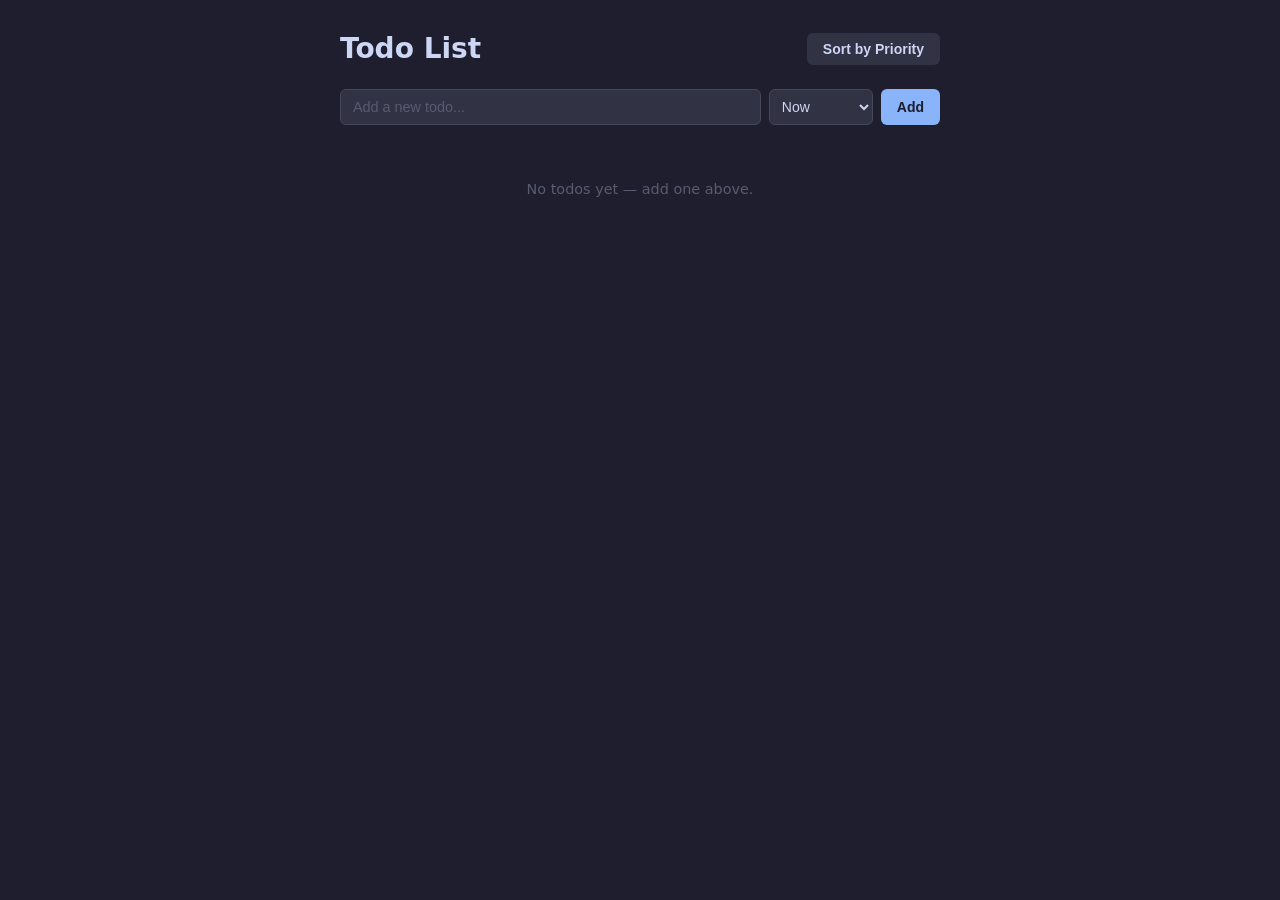
<file: claude-code/index.html>
<!DOCTYPE html>
<html lang="en">
<head>
  <meta charset="UTF-8">
  <meta name="viewport" content="width=device-width, initial-scale=1.0">
  <title>Todo List</title>
  <style>
    *, *::before, *::after { box-sizing: border-box; margin: 0; padding: 0; }

    body {
      background: #1e1e2e;
      color: #cdd6f4;
      font-family: system-ui, -apple-system, sans-serif;
      min-height: 100vh;
      padding: 2rem 1rem;
    }

    #app {
      max-width: 600px;
      margin: 0 auto;
      display: flex;
      flex-direction: column;
      gap: 1.5rem;
    }

    header {
      display: flex;
      align-items: center;
      justify-content: space-between;
    }

    h1 {
      font-size: 1.75rem;
      font-weight: 700;
    }

    button {
      cursor: pointer;
      border: none;
      border-radius: 6px;
      padding: 0.5rem 1rem;
      font-size: 0.875rem;
      font-weight: 600;
      transition: opacity 0.15s;
    }
    button:hover { opacity: 0.85; }

    #sort-toggle {
      background: #313244;
      color: #cdd6f4;
    }
    #sort-toggle.active {
      background: #89b4fa;
      color: #1e1e2e;
    }

    #add-form {
      display: flex;
      gap: 0.5rem;
    }

    #new-todo-input {
      flex: 1;
      background: #313244;
      border: 1px solid #45475a;
      border-radius: 6px;
      padding: 0.5rem 0.75rem;
      color: #cdd6f4;
      font-size: 0.9rem;
    }
    #new-todo-input::placeholder { color: #585b70; }
    #new-todo-input:focus { outline: 2px solid #89b4fa; border-color: transparent; }

    #priority-select {
      background: #313244;
      border: 1px solid #45475a;
      border-radius: 6px;
      padding: 0.5rem 0.5rem;
      color: #cdd6f4;
      font-size: 0.875rem;
      cursor: pointer;
    }
    #priority-select:focus { outline: 2px solid #89b4fa; }

    #add-form button[type="submit"] {
      background: #89b4fa;
      color: #1e1e2e;
    }

    #todo-list {
      list-style: none;
      display: flex;
      flex-direction: column;
      gap: 0.5rem;
    }

    .todo-item {
      display: flex;
      align-items: center;
      gap: 0.75rem;
      background: #313244;
      border-radius: 8px;
      padding: 0.75rem 1rem;
      border-left: 3px solid transparent;
    }
    .todo-item.priority-now    { border-left-color: #f38ba8; }
    .todo-item.priority-this-week { border-left-color: #f9e2af; }
    .todo-item.priority-later  { border-left-color: #a6e3a1; }

    .todo-text {
      flex: 1;
      font-size: 0.95rem;
      cursor: pointer;
    }
    .todo-text:hover { text-decoration: underline; text-underline-offset: 3px; }

    .todo-edit-input {
      flex: 1;
      background: #1e1e2e;
      border: 1px solid #89b4fa;
      border-radius: 4px;
      padding: 0.25rem 0.5rem;
      color: #cdd6f4;
      font-size: 0.95rem;
    }
    .todo-edit-input:focus { outline: none; }

    .priority-badge {
      font-size: 0.75rem;
      font-weight: 700;
      padding: 2px 10px;
      border-radius: 4px;
      cursor: pointer;
      text-transform: uppercase;
      letter-spacing: 0.05em;
      white-space: nowrap;
      border: none;
    }
    .priority-badge:hover { opacity: 0.8; }
    .badge-now       { background: #f38ba8; color: #1e1e2e; }
    .badge-this-week { background: #f9e2af; color: #1e1e2e; }
    .badge-later     { background: #a6e3a1; color: #1e1e2e; }

    .delete-btn {
      background: transparent;
      color: #585b70;
      font-size: 1rem;
      padding: 0.25rem 0.5rem;
      border-radius: 4px;
    }
    .delete-btn:hover { color: #f38ba8; opacity: 1; }

    .empty-message {
      text-align: center;
      color: #585b70;
      font-size: 0.9rem;
      padding: 2rem 0;
    }

    .visually-hidden {
      position: absolute;
      width: 1px;
      height: 1px;
      padding: 0;
      margin: -1px;
      overflow: hidden;
      clip: rect(0,0,0,0);
      clip-path: inset(50%);
      white-space: nowrap;
      border: 0;
    }
  </style>
</head>
<body>
  <div id="app">
    <header>
      <h1>Todo List</h1>
      <button id="sort-toggle" type="button">Sort by Priority</button>
    </header>

    <form id="add-form">
      <label for="new-todo-input" class="visually-hidden">New todo</label>
      <input type="text" id="new-todo-input" placeholder="Add a new todo..." autocomplete="off">
      <label for="priority-select" class="visually-hidden">Priority</label>
      <select id="priority-select">
        <option value="now">Now</option>
        <option value="this-week">This Week</option>
        <option value="later">Later</option>
      </select>
      <button type="submit">Add</button>
    </form>

    <ul id="todo-list"></ul>
  </div>

  <script>
    // --- State ---
    let todos = [];
    let nextId = 1;
    let sortByPriority = false;

    const PRIORITY_ORDER = { now: 0, 'this-week': 1, later: 2 };
    const PRIORITY_LABEL = { now: 'Now', 'this-week': 'This Week', later: 'Later' };
    const PRIORITY_BADGE_CLASS = { now: 'badge-now', 'this-week': 'badge-this-week', later: 'badge-later' };
    const PRIORITY_ITEM_CLASS = { now: 'priority-now', 'this-week': 'priority-this-week', later: 'priority-later' };
    const PRIORITY_CYCLE = { now: 'this-week', 'this-week': 'later', later: 'now' };

    function escapeHtml(str) {
      return str.replace(/&/g,'&amp;').replace(/</g,'&lt;').replace(/>/g,'&gt;').replace(/"/g,'&quot;').replace(/'/g,'&#39;');
    }

    // --- Render ---
    function render() {
      const list = document.getElementById('todo-list');
      const sortBtn = document.getElementById('sort-toggle');

      sortBtn.textContent = sortByPriority ? 'Remove Sort' : 'Sort by Priority';
      sortBtn.classList.toggle('active', sortByPriority);

      if (todos.length === 0) {
        list.innerHTML = '<li class="empty-message">No todos yet — add one above.</li>';
        return;
      }

      const displayed = sortByPriority
        ? [...todos].sort((a, b) => PRIORITY_ORDER[a.priority] - PRIORITY_ORDER[b.priority])
        : todos;

      list.innerHTML = displayed.map(todo => `
        <li class="todo-item ${PRIORITY_ITEM_CLASS[todo.priority]}" data-id="${todo.id}">
          <span class="todo-text" role="button" tabindex="0" data-action="edit" data-id="${todo.id}">${escapeHtml(todo.text)}</span>
          <button class="priority-badge ${PRIORITY_BADGE_CLASS[todo.priority]}" data-action="cycle-priority" data-id="${todo.id}" aria-label="Priority: ${PRIORITY_LABEL[todo.priority]}. Click to change.">
            ${PRIORITY_LABEL[todo.priority]}
          </button>
          <button class="delete-btn" data-action="delete" data-id="${todo.id}" aria-label="Delete ${escapeHtml(todo.text)}">&#x2715;</button>
        </li>
      `).join('');
    }

    // Initial render
    render();

    // --- Add todo ---
    document.getElementById('add-form').addEventListener('submit', function(e) {
      e.preventDefault();
      const input = document.getElementById('new-todo-input');
      const text = input.value.trim();
      if (!text) return;
      const priority = document.getElementById('priority-select').value;
      todos.push({ id: nextId++, text, priority, createdAt: Date.now() });
      input.value = '';
      input.focus();
      render();
    });

    // --- Event delegation for todo list actions ---
    document.getElementById('todo-list').addEventListener('click', function(e) {
      const action = e.target.dataset.action;
      const id = Number(e.target.dataset.id);
      if (!action || !id) return;

      if (action === 'delete') {
        todos = todos.filter(t => t.id !== id);
        render();
      }

      if (action === 'cycle-priority') {
        const todo = todos.find(t => t.id === id);
        if (todo) {
          todo.priority = PRIORITY_CYCLE[todo.priority];
          render();
        }
      }

      if (action === 'edit') {
        startEdit(id);
      }
    });

    // --- Keyboard accessibility for todo list actions ---
    document.getElementById('todo-list').addEventListener('keydown', function(e) {
      if (e.key !== 'Enter' && e.key !== ' ') return;
      const action = e.target.dataset.action;
      const id = Number(e.target.dataset.id);
      if (action === 'edit' && id) {
        e.preventDefault();
        startEdit(id);
      }
    });

    // --- Inline edit ---
    function startEdit(id) {
      const todo = todos.find(t => t.id === id);
      if (!todo) return;

      const li = document.querySelector(`.todo-item[data-id="${id}"]`);
      if (!li) return;
      const span = li.querySelector('.todo-text');
      if (!span) return;

      const input = document.createElement('input');
      input.type = 'text';
      input.className = 'todo-edit-input';
      input.value = todo.text;
      input.autocomplete = 'off';

      li.replaceChild(input, span);
      input.focus();
      input.select();

      let committed = false;

      function commitEdit() {
        if (committed) return;
        committed = true;
        const newText = input.value.trim();
        if (newText) todo.text = newText;
        render();
      }

      input.addEventListener('keydown', function(e) {
        if (e.key === 'Enter') { e.preventDefault(); commitEdit(); }
        if (e.key === 'Escape') { render(); } // cancel — discard changes
      });

      input.addEventListener('blur', commitEdit);
    }

    // --- Sort toggle ---
    document.getElementById('sort-toggle').addEventListener('click', function() {
      sortByPriority = !sortByPriority;
      render();
    });
  </script>
</body>
</html>
</file>
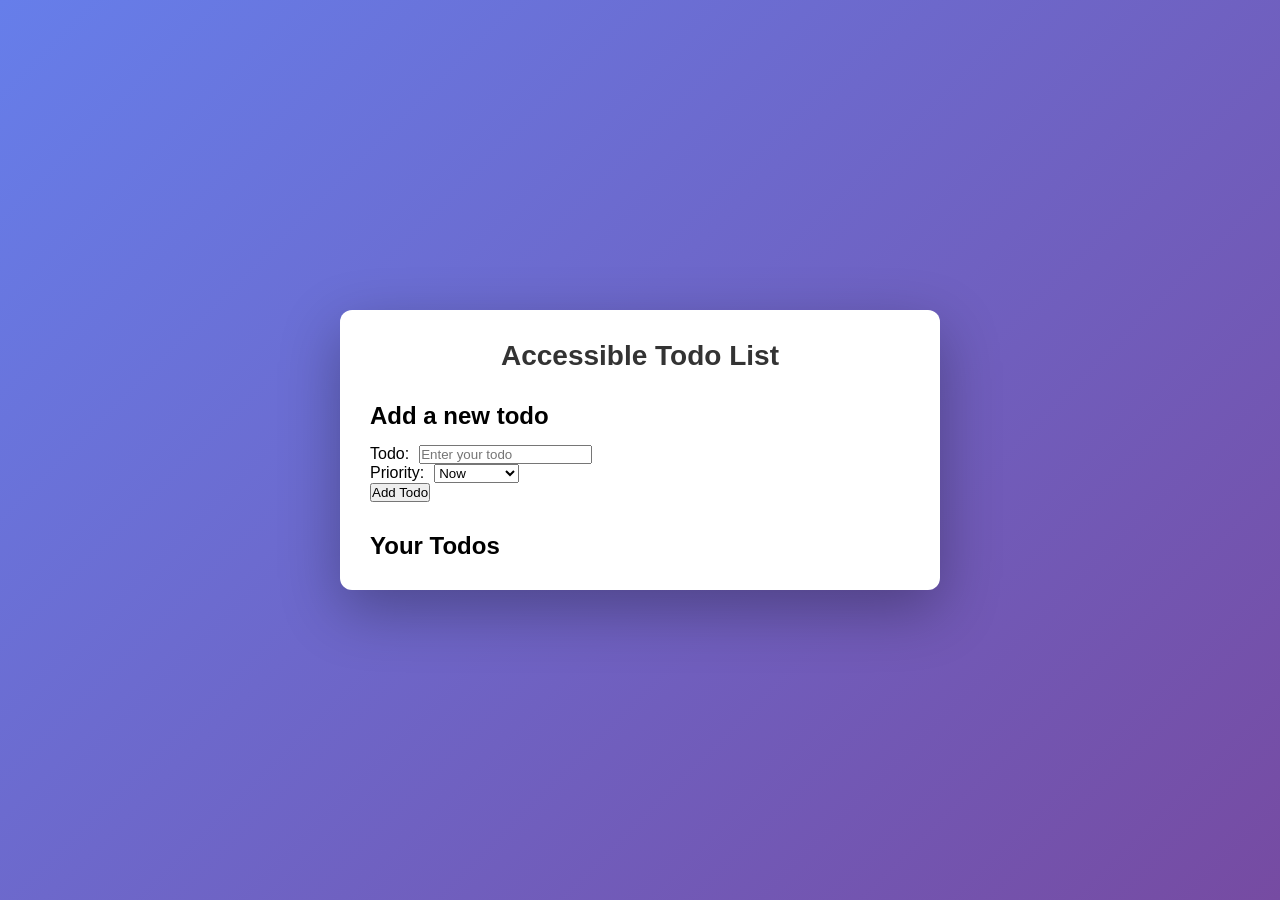
<file: copilot-with-codea11y/index.html>
<!DOCTYPE html>
<html lang="en">
<head>
    <meta charset="UTF-8">
    <meta name="viewport" content="width=device-width, initial-scale=1.0">
    <title>Accessible Todo List</title>
    <style>
        * {
            margin: 0;
            padding: 0;
            box-sizing: border-box;
        }

        body {
            font-family: -apple-system, BlinkMacSystemFont, 'Segoe UI', Roboto, Oxygen, Ubuntu, Cantarell, sans-serif;
            background: linear-gradient(135deg, #667eea 0%, #764ba2 100%);
            min-height: 100vh;
            padding: 20px;
            display: flex;
            justify-content: center;
            align-items: center;
        }

        .container {
            background: white;
            border-radius: 12px;
            box-shadow: 0 20px 60px rgba(0, 0, 0, 0.3);
            width: 100%;
            max-width: 600px;
            padding: 30px;
        }

        h1 {
            color: #333;
            margin-bottom: 30px;
            text-align: center;
            font-size: 28px;
        }

        .input-section {
            display: flex;
            flex-direction: column;
            gap: 15px;
            margin-bottom: 30px;
        }

        .input-group {
            display: flex;
            gap: 10px;
            flex-wrap: wrap;
        }

        .todo-list {
            list-style: none;
            padding: 0;
        }

        .todo-item {
            display: flex;
            justify-content: space-between;
            align-items: center;
            padding: 10px;
            border: 1px solid #ddd;
            border-radius: 8px;
            margin-bottom: 10px;
        }

        .todo-item button {
            background: #667eea;
            color: white;
            border: none;
            border-radius: 4px;
            padding: 5px 10px;
            cursor: pointer;
        }

        .todo-item button:hover {
            background: #764ba2;
        }

        .priority-label {
            font-size: 0.9rem;
            font-weight: bold;
            color: #555;
        }
    </style>
</head>
<body>
    <div class="container">
        <h1 id="main-heading">Accessible Todo List</h1>
        <section class="input-section" aria-labelledby="add-todo-heading">
            <h2 id="add-todo-heading">Add a new todo</h2>
            <form id="todo-form">
                <div class="input-group">
                    <label for="todo-input">Todo:</label>
                    <input type="text" id="todo-input" name="todo" aria-required="true" placeholder="Enter your todo" />
                </div>
                <div class="input-group">
                    <label for="priority-select">Priority:</label>
                    <select id="priority-select" name="priority" aria-required="true">
                        <option value="now">Now</option>
                        <option value="this-week">This Week</option>
                        <option value="later">Later</option>
                    </select>
                </div>
                <button type="submit">Add Todo</button>
            </form>
        </section>
        <section class="todo-section" aria-labelledby="todo-list-heading">
            <h2 id="todo-list-heading">Your Todos</h2>
            <ul class="todo-list" role="list" aria-live="polite">
                <!-- Todo items will be dynamically added here -->
            </ul>
        </section>
    </div>
</body>
</html>
</file>
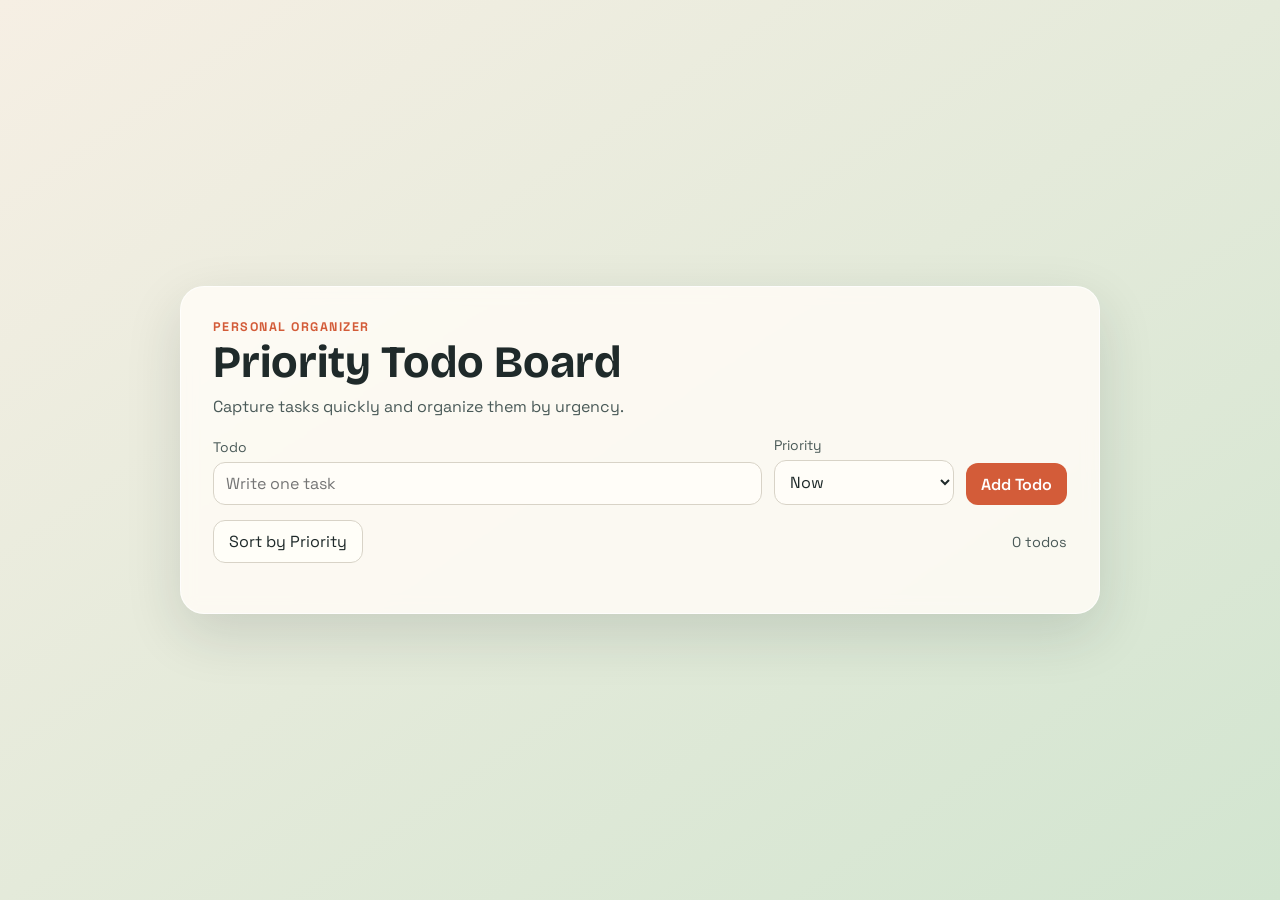
<file: copilot/index.html>
<!DOCTYPE html>
<html lang="en">
  <head>
    <meta charset="UTF-8" />
    <meta name="viewport" content="width=device-width, initial-scale=1.0" />
    <title>Priority Todo Board</title>
    <link rel="preconnect" href="https://fonts.googleapis.com" />
    <link rel="preconnect" href="https://fonts.gstatic.com" crossorigin />
    <link
      href="https://fonts.googleapis.com/css2?family=Bricolage+Grotesque:wght@400;500;700&family=Space+Grotesk:wght@400;600;700&display=swap"
      rel="stylesheet"
    />
    <link rel="stylesheet" href="styles.css" />
  </head>
  <body>
    <main class="app-shell" aria-labelledby="app-title">
      <header class="app-header">
        <p class="kicker">Personal Organizer</p>
        <h1 id="app-title">Priority Todo Board</h1>
        <p class="subtitle">Capture tasks quickly and organize them by urgency.</p>
      </header>

      <section class="controls" aria-label="Todo controls">
        <form id="todo-form" class="todo-form">
          <label class="field">
            <span>Todo</span>
            <input
              id="todo-input"
              name="todo"
              type="text"
              placeholder="Write one task"
              required
              autocomplete="off"
              maxlength="160"
            />
          </label>

          <label class="field">
            <span>Priority</span>
            <select id="priority-input" name="priority" aria-label="Priority for new todo">
              <option value="now">Now</option>
              <option value="this week">This week</option>
              <option value="later">Later</option>
            </select>
          </label>

          <button type="submit" class="btn primary">Add Todo</button>
        </form>

        <div class="toolbar">
          <button id="sort-priority" type="button" class="btn ghost">Sort by Priority</button>
          <p id="todo-count" class="todo-count" aria-live="polite">0 todos</p>
        </div>
      </section>

      <section aria-label="Todo list">
        <ul id="todo-list" class="todo-list"></ul>
      </section>
    </main>

    <script src="script.js"></script>
  </body>
</html>
</file>
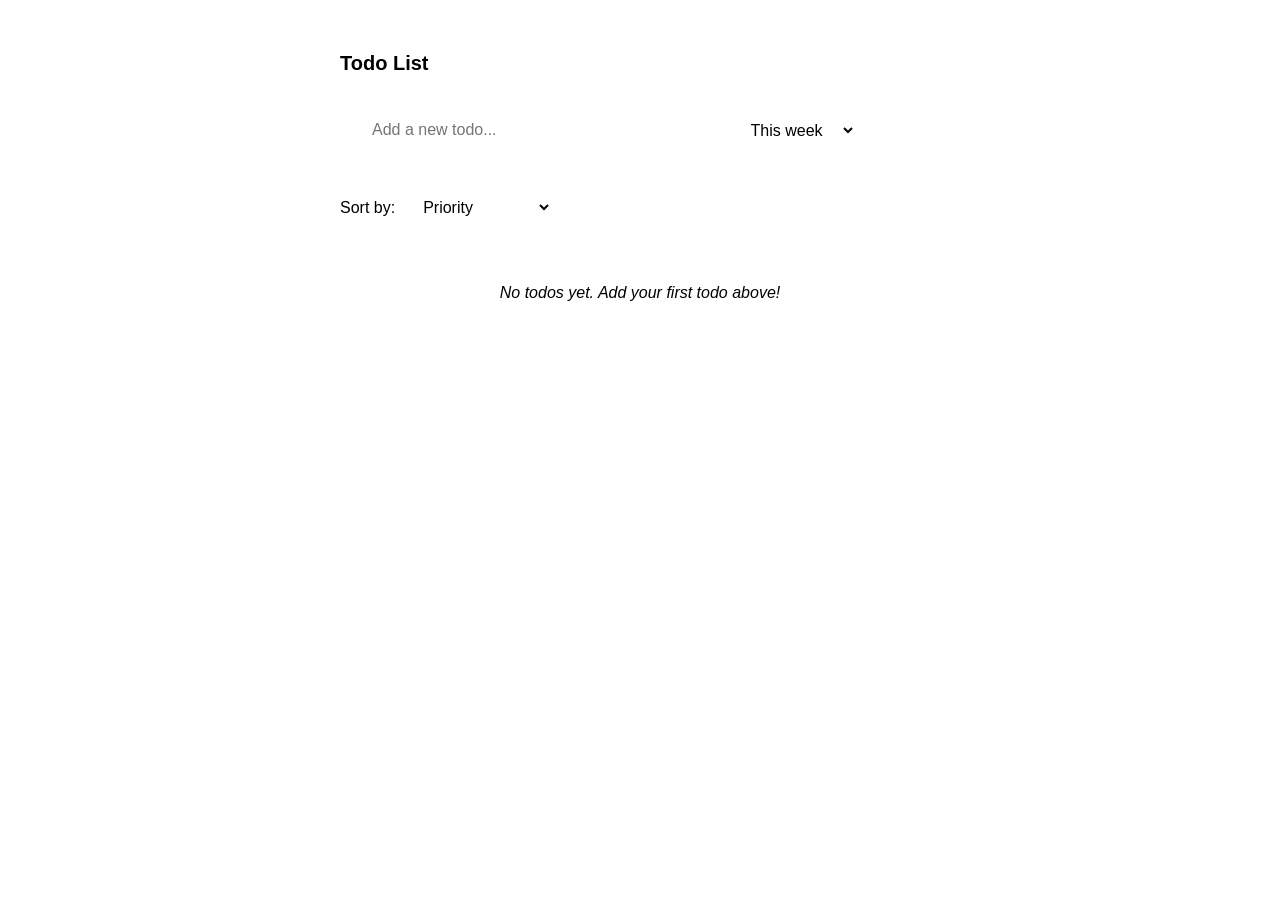
<file: thaura-with-a11y-rules/index.html>
<!DOCTYPE html>
<html lang="en">
<head>
    <meta charset="UTF-8">
    <meta name="viewport" content="width=device-width, initial-scale=1.0">
    <title>Todo List</title>
    <style>
        @layer config {
            :root {
                --color-primary: 0 50% 50%;
                --color-text: 0 0% 15%;
                --color-background: 0 0% 100%;
                --color-border: 0 0% 85%;
                --color-focus: 0 60% 60%;
                --color-success: 140 70% 40%;
                --color-error: 0 70% 50%;
                --color-priority-now: 0 70% 50%;
                --color-priority-week: 40 70% 50%;
                --color-priority-later: 200 70% 50%;

                --spacing-xs: 0.25rem;
                --spacing-sm: 0.5rem;
                --spacing-md: 1rem;
                --spacing-lg: 1.5rem;
                --spacing-xl: 2rem;

                --radius-sm: 0.25rem;
                --radius-md: 0.5rem;
                --radius-lg: 0.75rem;

                --font-size-sm: 0.875rem;
                --font-size-base: 1rem;
                --font-size-lg: 1.125rem;
                --font-size-xl: 1.25rem;
            }
        }

        @layer resets {
            * {
                box-sizing: border-box;
            }

            html {
                block-size: 100%;
            }

            body {
                margin: 0;
                padding: var(--spacing-md);
                font-family: -apple-system, BlinkMacSystemFont, 'Segoe UI', Roboto, sans-serif;
                font-size: var(--font-size-base);
                line-height: 1.5;
                color: oklch(var(--color-text));
                background-color: oklch(var(--color-background));
            }

            h1 {
                font-size: var(--font-size-xl);
                font-weight: 600;
                margin-block-start: 0;
                margin-block-end: var(--spacing-md);
            }

            button {
                font-family: inherit;
                font-size: inherit;
                line-height: inherit;
                cursor: pointer;
                border: none;
                padding: var(--spacing-sm) var(--spacing-md);
                border-radius: var(--radius-sm);
                background-color: oklch(var(--color-primary));
                color: white;
                font-weight: 500;
                transition: background-color 0.2s ease;
            }

            button:hover {
                background-color: oklch(var(--color-primary) / 0.8);
            }

            button:disabled {
                opacity: 0.6;
                cursor: not-allowed;
            }

            input[type="text"] {
                font-family: inherit;
                font-size: inherit;
                line-height: inherit;
                padding: var(--spacing-sm) var(--spacing-md);
                border: 1px solid oklch(var(--color-border));
                border-radius: var(--radius-sm);
                background-color: white;
                color: oklch(var(--color-text));
                transition: border-color 0.2s ease;
            }

            input[type="text"]:focus-visible {
                outline: 2px solid oklch(var(--color-focus));
                outline-offset: 2px;
            }

            input[type="text"]:disabled {
                opacity: 0.6;
                cursor: not-allowed;
            }

            select {
                font-family: inherit;
                font-size: inherit;
                line-height: inherit;
                padding: var(--spacing-sm) var(--spacing-md);
                border: 1px solid oklch(var(--color-border));
                border-radius: var(--radius-sm);
                background-color: white;
                color: oklch(var(--color-text));
                cursor: pointer;
                transition: border-color 0.2s ease;
            }

            select:focus-visible {
                outline: 2px solid oklch(var(--color-focus));
                outline-offset: 2px;
            }

            ul {
                margin: 0;
                padding: 0;
                list-style: none;
            }

            li {
                margin-block-end: var(--spacing-sm);
            }

            @media (prefers-reduced-motion: no-preference) {
                * {
                    transition-property: background-color, border-color, color, opacity, transform;
                    transition-duration: 0.2s;
                    transition-timing-function: ease;
                }
            }
        }

        @layer components {
            .c-todo-container {
                max-width: 600px;
                margin-inline: auto;
                padding-block: var(--spacing-xl);
            }

            .c-form {
                display: flex;
                flex-direction: column;
                gap: var(--spacing-sm);
                margin-block-end: var(--spacing-lg);
                padding: var(--spacing-md);
                border: 1px solid oklch(var(--color-border));
                border-radius: var(--radius-md);
                background-color: oklch(var(--color-background) / 0.5);
            }

            .c-form-row {
                display: flex;
                gap: var(--spacing-sm);
                align-items: flex-end;
            }

            .c-form-text {
                flex: 1;
            }

            .c-form-actions {
                display: flex;
                gap: var(--spacing-sm);
            }

            .c-todo-list {
                display: flex;
                flex-direction: column;
                gap: var(--spacing-sm);
            }

            .c-todo-item {
                display: flex;
                gap: var(--spacing-sm);
                align-items: center;
                padding: var(--spacing-md);
                border: 1px solid oklch(var(--color-border));
                border-radius: var(--radius-md);
                background-color: white;
                transition: transform 0.2s ease, opacity 0.2s ease;
            }

            .c-todo-item:hover {
                transform: translateX(4px);
            }

            .c-todo-item.js-editing {
                background-color: oklch(var(--color-background) / 0.8);
            }

            .c-todo-item.dragging {
                opacity: 0.5;
            }

            .c-todo-content {
                flex: 1;
                display: flex;
                flex-direction: column;
                gap: var(--spacing-xs);
            }

            .c-todo-text {
                font-size: var(--font-size-base);
                word-wrap: break-word;
            }

            .c-todo-text.js-editing {
                display: none;
            }

            .c-todo-text-input {
                display: none;
                width: 100%;
                font-size: var(--font-size-base);
            }

            .c-todo-text-input.js-editing {
                display: block;
            }

            .c-todo-meta {
                display: flex;
                align-items: center;
                gap: var(--spacing-sm);
                font-size: var(--font-size-sm);
                color: oklch(var(--color-text) / 0.7);
            }

            .c-todo-priority {
                padding: var(--spacing-xs) var(--spacing-sm);
                border-radius: var(--radius-sm);
                font-size: var(--font-size-sm);
                font-weight: 500;
                text-transform: capitalize;
            }

            .c-todo-priority.now {
                background-color: oklch(var(--color-priority-now) / 0.1);
                color: oklch(var(--color-priority-now));
            }

            .c-todo-priority.week {
                background-color: oklch(var(--color-priority-week) / 0.1);
                color: oklch(var(--color-priority-week));
            }

            .c-todo-priority.later {
                background-color: oklch(var(--color-priority-later) / 0.1);
                color: oklch(var(--color-priority-later));
            }

            .c-todo-actions {
                display: flex;
                gap: var(--spacing-xs);
                margin-inline-start: auto;
            }

            .c-button-icon {
                padding: var(--spacing-xs);
                background-color: transparent;
                color: oklch(var(--color-text) / 0.6);
                border-radius: var(--radius-sm);
            }

            .c-button-icon:hover {
                background-color: oklch(var(--color-border));
                color: oklch(var(--color-text));
            }

            .c-button-icon:disabled {
                opacity: 0.4;
                cursor: not-allowed;
            }

            .c-sort-controls {
                display: flex;
                gap: var(--spacing-sm);
                margin-bottom: var(--spacing-lg);
                align-items: center;
            }

            .c-sort-controls label {
                font-weight: 500;
                color: oklch(var(--color-text) / 0.8);
            }

            .c-empty-state {
                text-align: center;
                padding: var(--spacing-xl);
                color: oklch(var(--color-text) / 0.6);
                font-style: italic;
            }

            .c-error-message {
                color: oklch(var(--color-error));
                font-size: var(--font-size-sm);
                margin-block-start: var(--spacing-xs);
            }
        }

        @layer utilities {
            .u-hidden {
                display: none;
            }

            .u-visible {
                display: block;
            }

            .u-sr-only {
                position: absolute;
                width: 1px;
                height: 1px;
                padding: 0;
                margin: -1px;
                overflow: hidden;
                clip: rect(0, 0, 0, 0);
                white-space: nowrap;
                border: 0;
            }

            .u-flex {
                display: flex;
            }

            .u-flex-column {
                flex-direction: column;
            }

            .u-gap-sm {
                gap: var(--spacing-sm);
            }

            .u-gap-md {
                gap: var(--spacing-md);
            }

            .u-align-center {
                align-items: center;
            }

            .u-justify-between {
                justify-content: space-between;
            }

            .u-justify-end {
                justify-content: flex-end;
            }

            .u-w-full {
                width: 100%;
            }

            .u-flex-1 {
                flex: 1;
            }
        }
    </style>
</head>
<body>
    <div class="c-todo-container">
        <h1>Todo List</h1>

        <div class="c-form">
            <div class="c-form-row">
                <div class="c-form-text">
                    <input
                        type="text"
                        id="todo-input"
                        class="u-w-full"
                        placeholder="Add a new todo..."
                        aria-label="Add a new todo"
                        autocomplete="off"
                    >
                    <div id="input-error" class="c-error-message u-hidden" role="alert"></div>
                </div>
                <div class="c-form-actions">
                    <select id="priority-select" aria-label="Priority">
                        <option value="now">Now</option>
                        <option value="week" selected>This week</option>
                        <option value="later">Later</option>
                    </select>
                    <button id="add-button" aria-label="Add todo">
                        Add
                    </button>
                </div>
            </div>
        </div>

        <div class="c-sort-controls">
            <label for="sort-select">Sort by:</label>
            <select id="sort-select">
                <option value="priority">Priority</option>
                <option value="created">Date created</option>
                <option value="updated">Date updated</option>
            </select>
        </div>

        <ul id="todo-list" class="c-todo-list" role="list">
            <!-- Todo items will be dynamically inserted here -->
        </ul>

        <div id="empty-state" class="c-empty-state u-visible">
            No todos yet. Add your first todo above!
        </div>
    </div>

    <script>
        class TodoApp {
            constructor() {
                this.todos = [];
                this.nextId = 1;
                this.editingId = null;

                this.todoInput = document.getElementById('todo-input');
                this.prioritySelect = document.getElementById('priority-select');
                this.addButton = document.getElementById('add-button');
                this.todoList = document.getElementById('todo-list');
                this.emptyState = document.getElementById('empty-state');
                this.sortSelect = document.getElementById('sort-select');
                this.inputError = document.getElementById('input-error');

                this.initEventListeners();
                this.updateDisplay();
            }

            initEventListeners() {
                this.addButton.addEventListener('click', () => this.addTodo());
                this.todoInput.addEventListener('keypress', (e) => {
                    if (e.key === 'Enter') {
                        this.addTodo();
                    }
                });
                this.todoInput.addEventListener('input', () => this.clearError());
                this.sortSelect.addEventListener('change', () => this.updateDisplay());
            }

            addTodo() {
                const text = this.todoInput.value.trim();
                const priority = this.prioritySelect.value;

                if (!text) {
                    this.showError('Please enter a todo text');
                    return;
                }

                const todo = {
                    id: this.nextId++,
                    text: text,
                    priority: priority,
                    created: new Date(),
                    updated: new Date()
                };

                this.todos.push(todo);
                this.todoInput.value = '';
                this.prioritySelect.value = 'week';
                this.clearError();
                this.updateDisplay();
            }

            deleteTodo(id) {
                this.todos = this.todos.filter(todo => todo.id !== id);
                if (this.editingId === id) {
                    this.editingId = null;
                }
                this.updateDisplay();
            }

            startEdit(id) {
                if (this.editingId && this.editingId !== id) {
                    this.cancelEdit();
                }
                this.editingId = id;
                this.updateDisplay();

                // Focus on the input field after a short delay to ensure DOM is ready
                setTimeout(() => {
                    const input = document.querySelector(`.js-editing-${id}`);
                    if (input) {
                        input.focus();
                        input.select();
                    }
                }, 10);
            }

            saveEdit(id) {
                const input = document.querySelector(`.js-editing-${id}`);
                const newText = input.value.trim();

                if (!newText) {
                    this.showError('Todo text cannot be empty');
                    return;
                }

                const todo = this.todos.find(t => t.id === id);
                if (todo) {
                    todo.text = newText;
                    todo.updated = new Date();
                }

                this.editingId = null;
                this.updateDisplay();
            }

            cancelEdit() {
                if (this.editingId) {
                    this.editingId = null;
                    this.updateDisplay();
                }
            }

            updatePriority(id, newPriority) {
                const todo = this.todos.find(t => t.id === id);
                if (todo && todo.priority !== newPriority) {
                    todo.priority = newPriority;
                    todo.updated = new Date();
                    this.updateDisplay();
                }
            }

            getPrioritySortValue(priority) {
                const priorityMap = { now: 1, week: 2, later: 3 };
                return priorityMap[priority] || 3;
            }

            sortTodos(todos, sortBy) {
                const sorted = [...todos];

                switch (sortBy) {
                    case 'priority':
                        return sorted.sort((a, b) => {
                            const priorityDiff = this.getPrioritySortValue(a.priority) - this.getPrioritySortValue(b.priority);
                            if (priorityDiff !== 0) return priorityDiff;
                            return b.updated - a.updated; // Secondary sort by updated date
                        });
                    case 'created':
                        return sorted.sort((a, b) => b.created - a.created);
                    case 'updated':
                        return sorted.sort((a, b) => b.updated - a.updated);
                    default:
                        return sorted;
                }
            }

            formatDate(date) {
                const now = new Date();
                const diff = now - date;
                const minutes = Math.floor(diff / 60000);
                const hours = Math.floor(diff / 3600000);
                const days = Math.floor(diff / 86400000);

                if (minutes < 1) return 'Just now';
                if (minutes < 60) return `${minutes}m ago`;
                if (hours < 24) return `${hours}h ago`;
                if (days < 7) return `${days}d ago`;

                return date.toLocaleDateString();
            }

            updateDisplay() {
                const sortBy = this.sortSelect.value;
                const sortedTodos = this.sortTodos(this.todos, sortBy);

                // Clear the list
                this.todoList.innerHTML = '';

                if (sortedTodos.length === 0) {
                    this.emptyState.classList.remove('u-hidden');
                    this.emptyState.classList.add('u-visible');
                    return;
                }

                this.emptyState.classList.remove('u-visible');
                this.emptyState.classList.add('u-hidden');

                // Add todos to the list
                sortedTodos.forEach(todo => {
                    const todoElement = this.createTodoElement(todo);
                    this.todoList.appendChild(todoElement);
                });
            }

            createTodoElement(todo) {
                const li = document.createElement('li');
                li.className = 'c-todo-item';
                li.dataset.id = todo.id;

                if (this.editingId === todo.id) {
                    li.classList.add('js-editing');
                }

                li.innerHTML = `
                    <div class="c-todo-content">
                        <div class="c-todo-text ${this.editingId === todo.id ? 'js-editing' : ''}">${this.escapeHtml(todo.text)}</div>
                        <input
                            type="text"
                            class="c-todo-text-input ${this.editingId === todo.id ? `js-editing js-editing-${todo.id}` : ''}"
                            value="${this.escapeHtml(todo.text)}"
                            aria-label="Edit todo text"
                        >
                        <div class="c-todo-meta">
                            <span class="c-todo-priority ${todo.priority}">${todo.priority}</span>
                            <span class="u-sr-only">•</span>
                            <span>Updated ${this.formatDate(todo.updated)}</span>
                        </div>
                    </div>
                    <div class="c-todo-actions">
                        <select class="priority-select" data-id="${todo.id}" aria-label="Change priority">
                            <option value="now" ${todo.priority === 'now' ? 'selected' : ''}>Now</option>
                            <option value="week" ${todo.priority === 'week' ? 'selected' : ''}>This week</option>
                            <option value="later" ${todo.priority === 'later' ? 'selected' : ''}>Later</option>
                        </select>
                        <button class="c-button-icon" onclick="app.startEdit(${todo.id})" aria-label="Edit todo" title="Edit">
                            ✏️
                        </button>
                        <button class="c-button-icon" onclick="app.deleteTodo(${todo.id})" aria-label="Delete todo" title="Delete">
                            🗑️
                        </button>
                    </div>
                `;

                // Add event listeners for the edit input
                const input = li.querySelector(`.js-editing-${todo.id}`);
                if (input) {
                    input.addEventListener('keypress', (e) => {
                        if (e.key === 'Enter') {
                            this.saveEdit(todo.id);
                        } else if (e.key === 'Escape') {
                            this.cancelEdit();
                        }
                    });

                    input.addEventListener('blur', () => {
                        // Don't save if clicking on another edit button
                        if (!document.activeElement.closest('.c-button-icon')) {
                            this.saveEdit(todo.id);
                        }
                    });
                }

                // Add event listener for priority change
                const prioritySelect = li.querySelector('.priority-select');
                prioritySelect.addEventListener('change', (e) => {
                    this.updatePriority(todo.id, e.target.value);
                });

                return li;
            }

            escapeHtml(text) {
                const div = document.createElement('div');
                div.textContent = text;
                return div.innerHTML;
            }

            showError(message) {
                this.inputError.textContent = message;
                this.inputError.classList.remove('u-hidden');
                this.todoInput.focus();
            }

            clearError() {
                this.inputError.classList.add('u-hidden');
            }
        }

        // Initialize the app
        const app = new TodoApp();
    </script>
</body>
</html>
</file>
<file: copilot/styles.css>
:root {
  --bg-top: #f6efe4;
  --bg-bottom: #d2e5d0;
  --panel: rgba(255, 252, 246, 0.86);
  --text-main: #1f2a2a;
  --text-soft: #4a5a58;
  --line: #d8d3c7;
  --accent: #d35c39;
  --accent-strong: #b8492c;
  --chip-now: #c93a1f;
  --chip-week: #cc7f18;
  --chip-later: #4e7f53;
  --shadow: 0 20px 55px rgba(31, 42, 42, 0.14);
}

* {
  box-sizing: border-box;
}

body {
  margin: 0;
  min-height: 100vh;
  font-family: "Space Grotesk", "Avenir Next", sans-serif;
  color: var(--text-main);
  background: linear-gradient(145deg, var(--bg-top), var(--bg-bottom));
  display: grid;
  place-items: center;
  padding: 1.25rem;
}

.app-shell {
  width: min(920px, 100%);
  background: var(--panel);
  border: 1px solid rgba(255, 255, 255, 0.7);
  border-radius: 24px;
  box-shadow: var(--shadow);
  backdrop-filter: blur(8px);
  padding: clamp(1rem, 2.6vw, 2rem);
  animation: rise-in 420ms ease-out;
}

.app-header h1 {
  margin: 0;
  font-family: "Bricolage Grotesque", "Trebuchet MS", sans-serif;
  font-size: clamp(1.8rem, 4vw, 2.8rem);
}

.kicker {
  margin: 0;
  font-size: 0.78rem;
  text-transform: uppercase;
  letter-spacing: 0.12em;
  color: var(--accent);
  font-weight: 700;
}

.subtitle {
  margin-top: 0.45rem;
  margin-bottom: 1.2rem;
  color: var(--text-soft);
}

.todo-form {
  display: grid;
  grid-template-columns: 1fr 180px auto;
  gap: 0.75rem;
  align-items: end;
}

.field {
  display: grid;
  gap: 0.35rem;
}

.field span {
  font-size: 0.87rem;
  color: var(--text-soft);
}

input,
select,
button {
  font: inherit;
}

input,
select {
  width: 100%;
  background: #fffdf8;
  border: 1px solid var(--line);
  border-radius: 12px;
  padding: 0.62rem 0.72rem;
  color: var(--text-main);
}

input:focus,
select:focus,
button:focus-visible,
.todo-text:focus {
  outline: 3px solid rgba(211, 92, 57, 0.28);
  outline-offset: 2px;
}

.toolbar {
  margin-top: 0.95rem;
  display: flex;
  justify-content: space-between;
  align-items: center;
  gap: 0.6rem;
}

.todo-count {
  margin: 0;
  color: var(--text-soft);
  font-size: 0.9rem;
}

.btn {
  border: 0;
  border-radius: 12px;
  padding: 0.64rem 0.95rem;
  cursor: pointer;
  transition: transform 120ms ease, background-color 180ms ease;
}

.btn:hover {
  transform: translateY(-1px);
}

.btn.primary {
  background: var(--accent);
  color: #fff;
  font-weight: 600;
}

.btn.primary:hover {
  background: var(--accent-strong);
}

.btn.ghost {
  border: 1px solid var(--line);
  background: #fffef8;
  color: var(--text-main);
}

.todo-list {
  list-style: none;
  margin: 1.1rem 0 0;
  padding: 0;
  display: grid;
  gap: 0.68rem;
}

.todo-item {
  border: 1px solid #ddd8cb;
  border-radius: 14px;
  background: rgba(255, 255, 255, 0.8);
  padding: 0.68rem;
  display: grid;
  gap: 0.65rem;
  animation: fade-up 280ms ease;
}

.todo-main {
  display: flex;
  align-items: center;
  gap: 0.65rem;
}

.todo-text {
  border: 0;
  background: transparent;
  width: 100%;
  color: var(--text-main);
  border-radius: 8px;
  padding: 0.45rem;
}

.todo-text[readonly] {
  padding-left: 0.15rem;
}

.priority-chip {
  border-radius: 999px;
  color: #fff;
  font-size: 0.75rem;
  text-transform: uppercase;
  letter-spacing: 0.04em;
  padding: 0.26rem 0.58rem;
  white-space: nowrap;
}

.priority-now {
  background: var(--chip-now);
}

.priority-this-week {
  background: var(--chip-week);
}

.priority-later {
  background: var(--chip-later);
}

.todo-actions {
  display: flex;
  justify-content: flex-end;
  gap: 0.5rem;
}

.btn.small {
  padding: 0.44rem 0.65rem;
  font-size: 0.86rem;
}

.btn.warn {
  background: #3a1f17;
  color: #fff;
}

.btn.warn:hover {
  background: #2a140f;
}

@keyframes rise-in {
  from {
    opacity: 0;
    transform: translateY(12px) scale(0.99);
  }
  to {
    opacity: 1;
    transform: translateY(0) scale(1);
  }
}

@keyframes fade-up {
  from {
    opacity: 0;
    transform: translateY(8px);
  }
  to {
    opacity: 1;
    transform: translateY(0);
  }
}

@media (max-width: 700px) {
  .todo-form {
    grid-template-columns: 1fr;
  }

  .toolbar {
    align-items: stretch;
    flex-direction: column;
  }

  .todo-actions {
    justify-content: flex-start;
    flex-wrap: wrap;
  }
}
</file>
